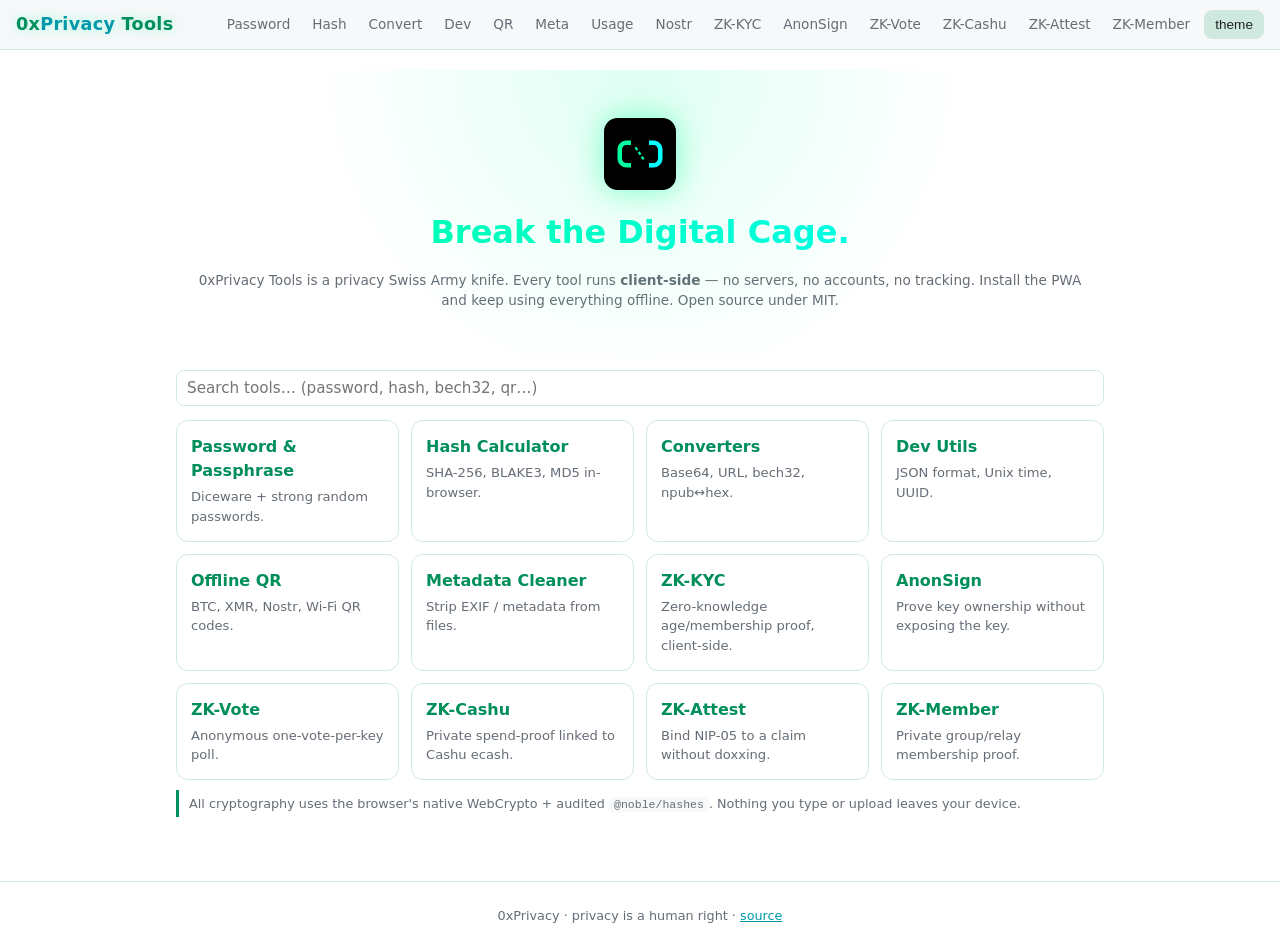
<file: index.html>
<!doctype html>
<html lang="en" data-theme="dark">
<head>
<meta charset="utf-8"/>
<meta name="viewport" content="width=device-width,initial-scale=1"/>
<meta name="theme-color" content="#0d1117"/>
<title>0xPrivacy Tools — privacy Swiss Army knife</title>
<link rel="manifest" href="./manifest.webmanifest"/>
<link rel="icon" href="./assets/img/icon.svg" type="image/svg+xml"/>
<link rel="stylesheet" href="./assets/css/shell.css"/>
<script src="./assets/js/shell.js" defer></script>
<style>
.hero{position:relative;text-align:center;padding:48px 20px 32px;overflow:hidden}
.hero-glow{position:absolute;inset:0;background:radial-gradient(circle at 50% 0%,rgba(0,255,159,.12),transparent 60%);pointer-events:none}
.hero-mark{width:72px;height:72px;filter:drop-shadow(0 0 16px rgba(0,255,159,.5));margin-bottom:8px}
.hero h1{font-size:2rem;margin:.1em 0 .3em;background:linear-gradient(90deg,#00ff9f,#00ffff);-webkit-background-clip:text;background-clip:text;-webkit-text-fill-color:transparent}
</style>
</head>
<body>
<header>
  <a class="brand" href="./index.html">0x<span>Privacy</span> Tools</a>
  <span class="offline-pill">offline</span>
  <nav>
    <a href="./tools/password/index.html">Password</a>
    <a href="./tools/hash/index.html">Hash</a>
    <a href="./tools/converters/index.html">Convert</a>
    <a href="./tools/devutils/index.html">Dev</a>
    <a href="./tools/qrcode/index.html">QR</a>
    <a href="./tools/metadata/index.html">Meta</a>
    <a href="./tools/analytics/index.html">Usage</a>
    <a href="./tools/nostr/index.html">Nostr</a>
    <a href="./tools/zk-kyc/index.html">ZK-KYC</a>
    <a href="./tools/anonsign/index.html">AnonSign</a>
    <a href="./tools/zk-vote/index.html">ZK-Vote</a>
    <a href="./tools/zk-cashu/index.html">ZK-Cashu</a>
    <a href="./tools/zk-attest/index.html">ZK-Attest</a>
    <a href="./tools/zk-membership-proof/index.html">ZK-Member</a>
    <button class="btn" data-theme-toggle>theme</button>
  </nav>
</header>
<main>
  <section class="hero">
    <div class="hero-glow"></div>
    <svg class="hero-mark" viewBox="0 0 64 64" aria-hidden="true">
      <rect width="64" height="64" rx="12" fill="#000"/>
      <path d="M12 28c0-4.4 3.6-8 8-8h4v4h-4c-2.2 0-4 1.8-4 4v8c0 2.2 1.8 4 4 4h4v4h-4c-4.4 0-8-3.6-8-8v-8z" fill="#00ff9f"/>
      <path d="M52 36c0 4.4-3.6 8-8 8h-4v-4h4c2.2 0 4-1.8 4-4v-8c0-2.2-1.8-4-4-4h-4v-4h4c4.4 0 8 3.6 8 8v8z" fill="#00ffff"/>
      <line x1="28" y1="26" x2="36" y2="38" stroke="#00ff9f" stroke-width="2" stroke-dasharray="3 2"/>
    </svg>
    <h1>Break the Digital Cage.</h1>
    <p class="muted">0xPrivacy Tools is a privacy Swiss Army knife. Every tool runs <b>client-side</b> — no servers, no accounts, no tracking. Install the PWA and keep using everything offline. Open source under MIT.</p>
  </section>
  <input id="q" placeholder="Search tools… (password, hash, bech32, qr…)" style="margin:14px 0"/>
  <div class="grid" id="grid"></div>
  <div class="note">All cryptography uses the browser's native WebCrypto + audited <code>@noble/hashes</code>.
  Nothing you type or upload leaves your device.</div>
</main>
<footer>
  0xPrivacy · privacy is a human right · <a class="link" href="https://github.com/NostrDanish/0xPrivacy-tools">source</a>
</footer>
<script>
const TOOLS = [
  {t:'Password & Passphrase', d:'Diceware + strong random passwords.', u:'./tools/password/index.html', k:'password diceware passphrase entropy'},
  {t:'Hash Calculator', d:'SHA-256, BLAKE3, MD5 in-browser.', u:'./tools/hash/index.html', k:'hash sha256 blake3 md5 checksum'},
  {t:'Converters', d:'Base64, URL, bech32, npub↔hex.', u:'./tools/converters/index.html', k:'base64 url bech32 npub hex nostr convert'},
  {t:'Dev Utils', d:'JSON format, Unix time, UUID.', u:'./tools/devutils/index.html', k:'json format unix timestamp uuid developer'},
  {t:'Offline QR', d:'BTC, XMR, Nostr, Wi-Fi QR codes.', u:'./tools/qrcode/index.html', k:'qr qrcode bitcoin monero nostr wifi offline'},
  {t:'Metadata Cleaner', d:'Strip EXIF / metadata from files.', u:'./tools/metadata/index.html', k:'metadata exif strip image pdf privacy'},
  {t:'ZK-KYC', d:'Zero-knowledge age/membership proof, client-side.', u:'./tools/zk-kyc/index.html', k:'zk zero knowledge kyc age proof privacy snark'},
  {t:'AnonSign', d:'Prove key ownership without exposing the key.', u:'./tools/anonsign/index.html', k:'zk anonymous signature schnorr nostr key proof'},
  {t:'ZK-Vote', d:'Anonymous one-vote-per-key poll.', u:'./tools/zk-vote/index.html', k:'zk vote anonymous poll nostr nullifier democracy'},
  {t:'ZK-Cashu', d:'Private spend-proof linked to Cashu ecash.', u:'./tools/zk-cashu/index.html', k:'zk cashu ecash spend proof privacy mint nullifier'},
  {t:'ZK-Attest', d:'Bind NIP-05 to a claim without doxxing.', u:'./tools/zk-attest/index.html', k:'zk attest nip05 claim identity privacy proof'},
  {t:'ZK-Member', d:'Private group/relay membership proof.', u:'./tools/zk-membership-proof/index.html', k:'zk membership merkle group relay access privacy proof'}
];
const grid = document.getElementById('grid'), q = document.getElementById('q');
function render(list){
  grid.innerHTML = list.map(x=>`<a class="toolcard" href="${x.u}"><div class="t">${x.t}</div><div class="d">${x.d}</div></a>`).join('') || '<p class="muted">No tools match.</p>';
}
render(TOOLS);
q.addEventListener('input', ()=>{
  const s = q.value.toLowerCase();
  render(TOOLS.filter(x=>!s || (x.t+x.d+x.k).toLowerCase().includes(s)));
});
</script>
</body>
</html>
</file>
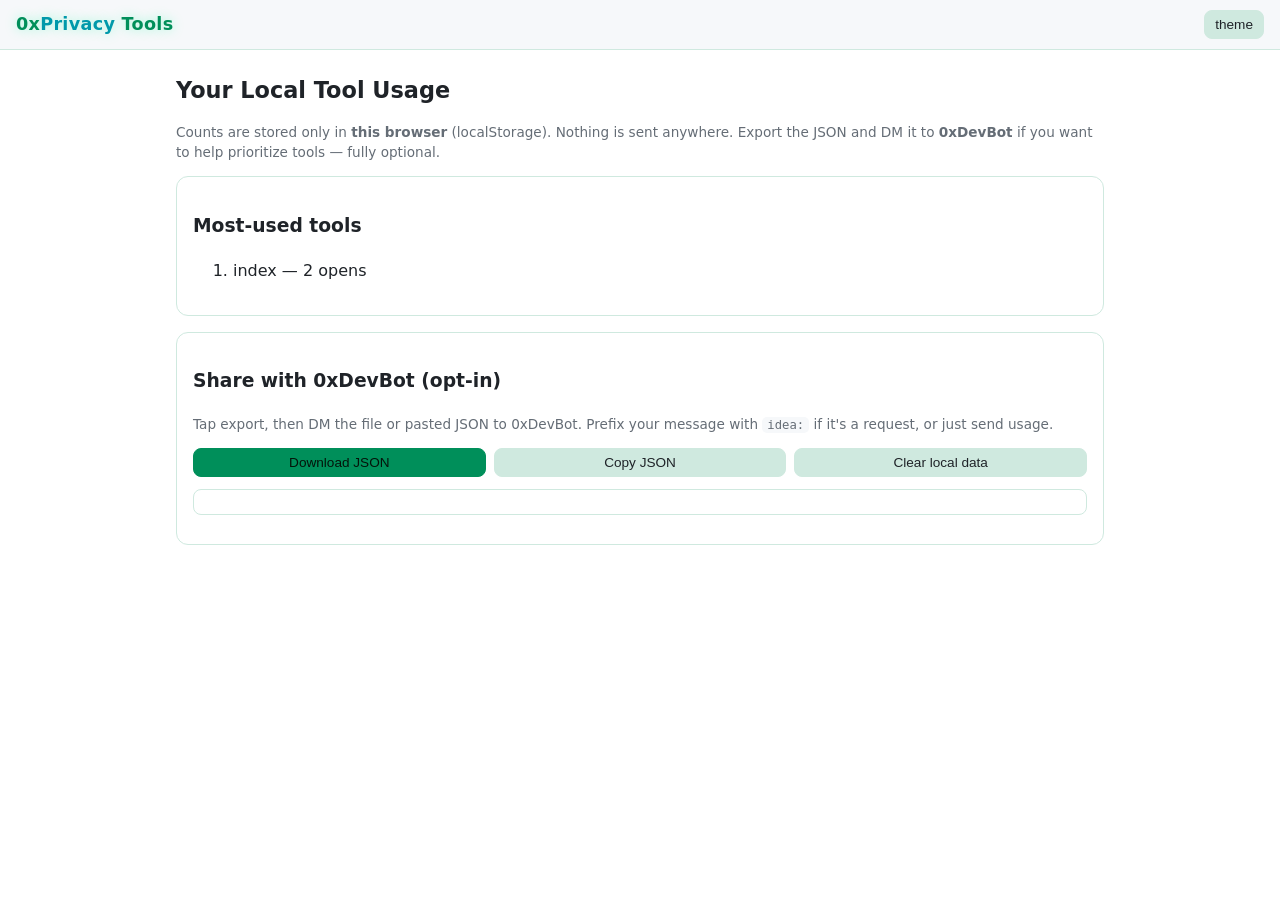
<file: tools/analytics/index.html>
<!doctype html>
<html lang="en">
<head>
<meta charset="utf-8"/><meta name="viewport" content="width=device-width,initial-scale=1"/>
<title>Local Usage — 0xPrivacy</title>
<link rel="stylesheet" href="../../assets/css/shell.css"/>
<script src="../../assets/js/shell.js" defer></script>
</head>
<body>
<header>
  <a class="brand" href="../../index.html">0x<span>Privacy</span> Tools</a>
  <span class="offline-pill">offline</span>
  <nav><button class="btn" data-theme-toggle>theme</button></nav>
</header>
<main>
  <h1>Your Local Tool Usage</h1>
  <p class="muted">Counts are stored only in <b>this browser</b> (localStorage). Nothing is sent anywhere.
  Export the JSON and DM it to <b>0xDevBot</b> if you want to help prioritize tools — fully optional.</p>

  <div class="card">
    <h3>Most-used tools</h3>
    <ol id="rank"></ol>
    <p class="muted" id="empty" style="display:none">No usage recorded yet. Open a few tools first.</p>
  </div>

  <div class="card">
    <h3>Share with 0xDevBot (opt-in)</h3>
    <p class="muted">Tap export, then DM the file or pasted JSON to 0xDevBot. Prefix your message with <code>idea:</code> if it's a request, or just send usage.</p>
    <div class="row" style="display:flex;gap:8px;flex-wrap:wrap">
      <button class="btn primary" id="export">Download JSON</button>
      <button class="btn" id="copy">Copy JSON</button>
      <button class="btn" id="clear">Clear local data</button>
    </div>
    <pre id="out" style="white-space:pre-wrap;word-break:break-all;background:var(--card);border:1px solid var(--border);border-radius:8px;padding:12px;margin-top:12px;font-size:.78rem"></pre>
  </div>
</main>
<script>
(function(){
  function render(){
    const d = (window['0xP'] && window['0xP'].usage()) || {};
    const entries = Object.entries(d).filter(([k])=>k!=='_last')
                         .sort((a,b)=>b[1]-a[1]);
    const rank = document.getElementById('rank');
    const empty = document.getElementById('empty');
    rank.innerHTML = '';
    if(!entries.length){ empty.style.display='block'; return; }
    empty.style.display='none';
    for(const [k,v] of entries){
      const li = document.createElement('li');
      li.textContent = k + ' — ' + v + ' open' + (v===1?'':'s');
      rank.appendChild(li);
    }
  }
  function payload(){
    const d = (window['0xP'] && window['0xP'].usage()) || {};
    return {
      app:'0xPrivacy-tools',
      exported_at: Math.floor(Date.now()/1000),
      note:'Opt-in local usage. DM to 0xDevBot to help prioritize tools. No PII.',
      usage: Object.fromEntries(Object.entries(d).filter(([k])=>k!=='_last'))
    };
  }
  document.getElementById('export').onclick = ()=> window['0xP'].exportUsage();
  document.getElementById('copy').onclick = async ()=>{
    const txt = JSON.stringify(payload(), null, 2);
    try{ await navigator.clipboard.writeText(txt); }catch(e){}
    document.getElementById('out').textContent = txt;
  };
  document.getElementById('clear').onclick = ()=>{
    try{ localStorage.removeItem('0xp-usage'); }catch(e){}
    render(); document.getElementById('out').textContent='';
  };
  if(document.readyState!=='loading') render();
  else document.addEventListener('DOMContentLoaded', render);
})();
</script>
</body>
</html>
</file>
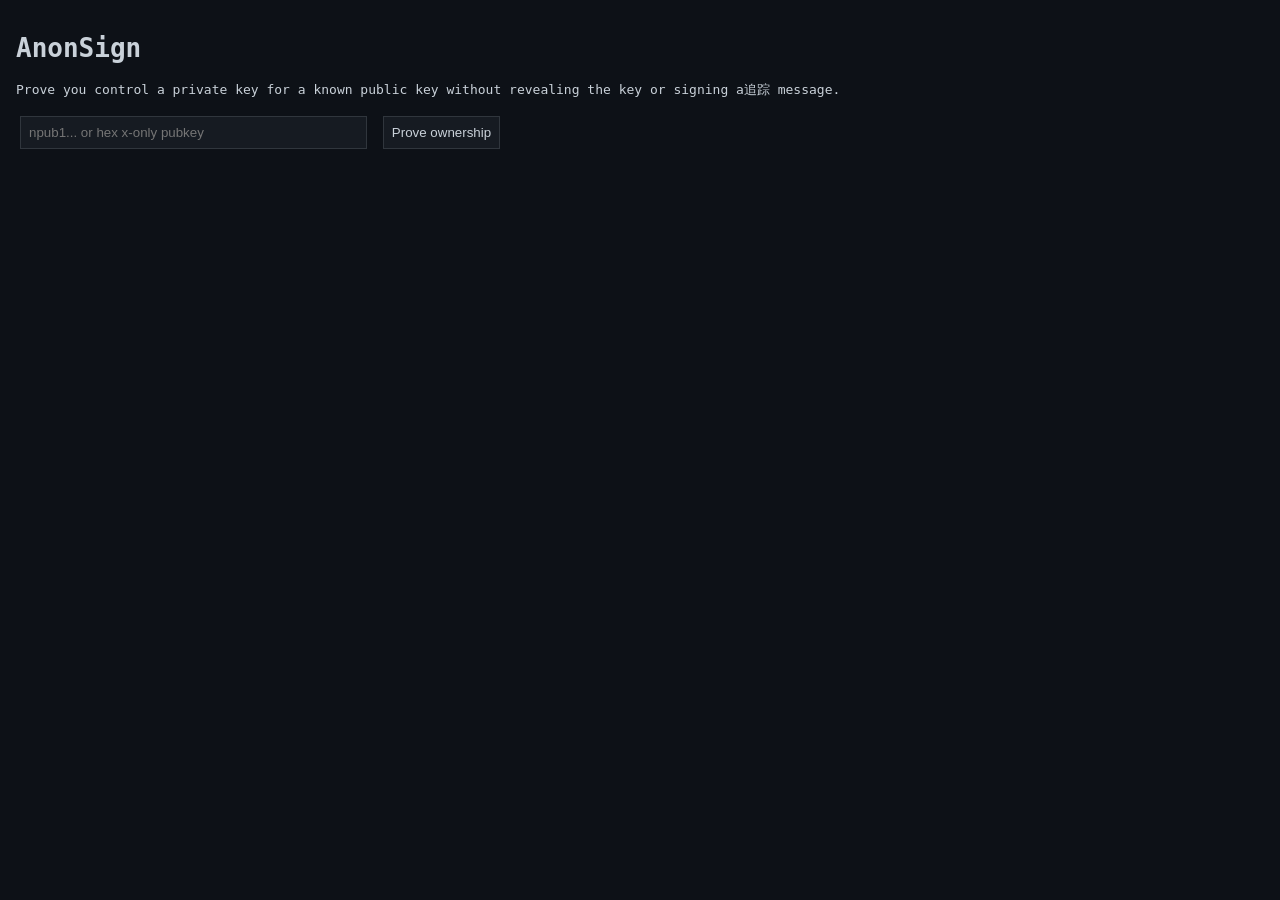
<file: tools/anonsign/index.html>
<!DOCTYPE html>
<html lang="en">
<head>
<meta charset="utf-8">
<title>AnonSign: Prove Key Ownership Without Exposure</title>
<meta name="viewport" content="width=device-width,initial-scale=1">
<style>body{font-family:monospace;background:#0d1117;color:#c9d1d9;margin:0;padding:1rem}input,button{background:#161b22;color:#c9d1d9;border:1px solid #30363d;padding:.5rem;margin:.25rem}pre{white-space:pre-wrap}</style>
</head>
<body>
<h1>AnonSign</h1>
<p>Prove you control a private key for a known public key without revealing the key or signing a追踪 message.</p>
<input id="pubkey" type="text" placeholder="npub1... or hex x-only pubkey" size="40">
<button onclick="proveOwnership()">Prove ownership</button>
<pre id="out"></pre>

<script type="module">
// Demo: in production this calls a Schnorr ZK proof (e.g. a PoK of discrete log)
// using @noble/curves or a WASM schnorr gadget. No server involved.
window.proveOwnership = async () => {
  const pk = document.getElementById('pubkey').value.trim();
  const out = document.getElementById('out');
  if(!pk){ out.textContent = 'Enter a public key.'; return; }
  const challenge = crypto.randomUUID();
  const nullifier = btoa(pk).slice(0,16).replace(/=/g,'');
  const proof = {
    statement: 'I know the secret key for ' + pk.slice(0,12) + '...',
    challenge,
    nullifier,
    ts: Date.now()
  };
  out.textContent = 'Zero-knowledge ownership proof (simulation):\n' +
    btoa(JSON.stringify(proof)).slice(0,80) + '...';
};
</script>
</body>
</html>
</file>
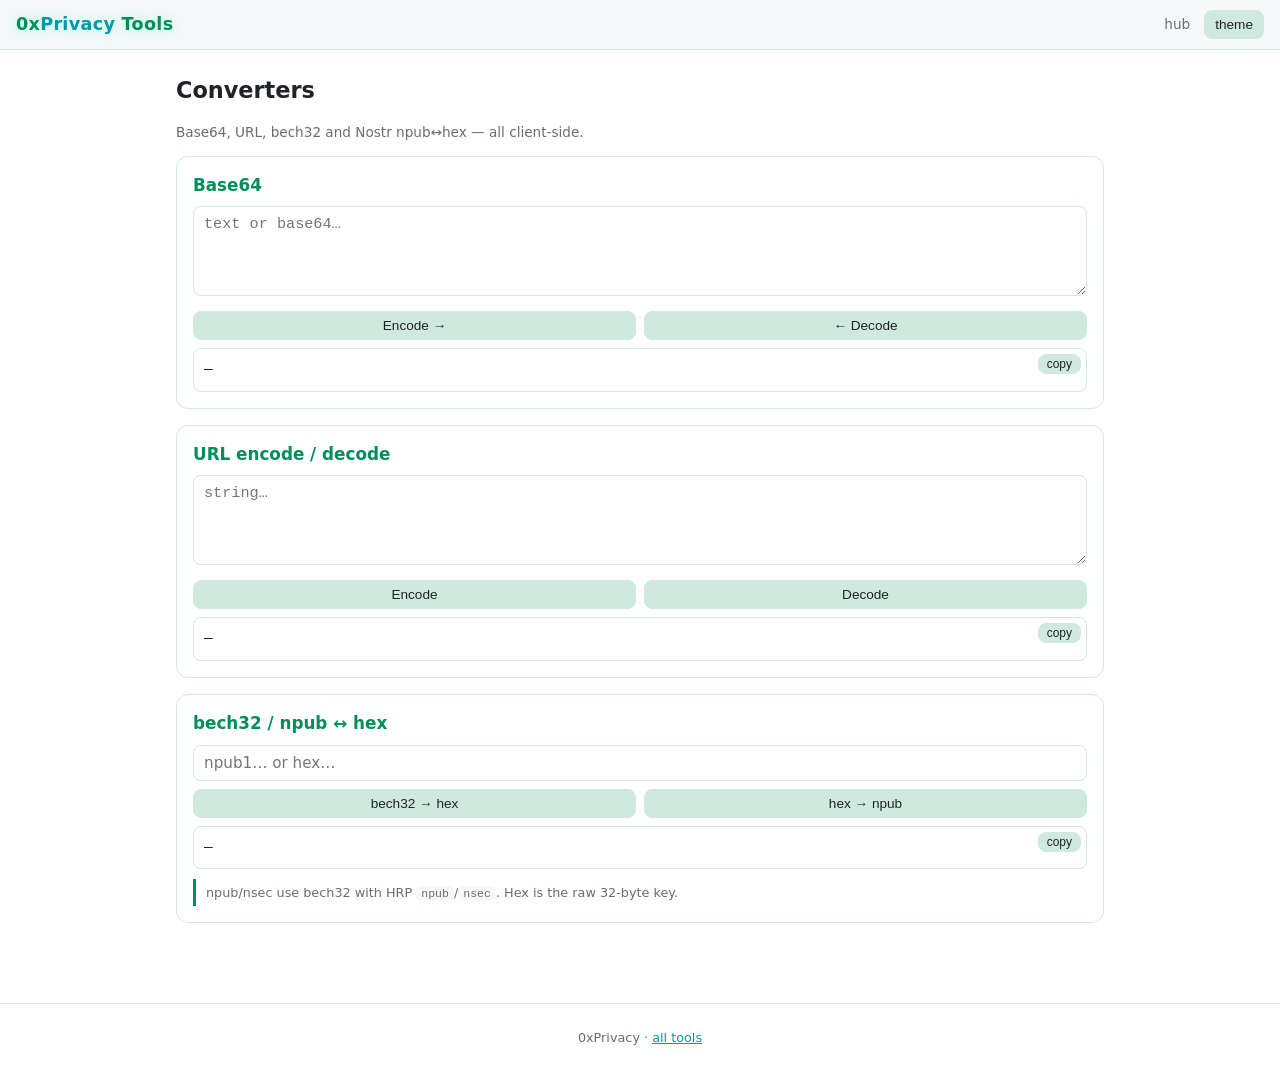
<file: tools/converters/index.html>
<!doctype html>
<html lang="en">
<head>
<meta charset="utf-8"/><meta name="viewport" content="width=device-width,initial-scale=1"/>
<title>Converters — 0xPrivacy</title>
<link rel="stylesheet" href="../../assets/css/shell.css"/>
<script src="../../assets/js/shell.js" defer></script>
</head>
<body>
<header>
  <a class="brand" href="../../index.html">0x<span>Privacy</span> Tools</a>
  <span class="offline-pill">offline</span>
  <nav><a href="../../index.html">hub</a><button class="btn" data-theme-toggle>theme</button></nav>
</header>
<main>
  <h1>Converters</h1>
  <p class="muted">Base64, URL, bech32 and Nostr npub↔hex — all client-side.</p>

  <div class="card">
    <h2>Base64</h2>
    <textarea id="b64in" placeholder="text or base64…"></textarea>
    <div class="row" style="margin-top:8px">
      <button class="btn" onclick="b64('enc')">Encode →</button>
      <button class="btn" onclick="b64('dec')">← Decode</button>
    </div>
    <div class="copy" style="margin-top:8px"><div class="output" id="b64out">—</div><button class="btn copybtn" onclick="cp('b64out')">copy</button></div>
  </div>

  <div class="card">
    <h2>URL encode / decode</h2>
    <textarea id="urlin" placeholder="string…"></textarea>
    <div class="row" style="margin-top:8px">
      <button class="btn" onclick="url('enc')">Encode</button>
      <button class="btn" onclick="url('dec')">Decode</button>
    </div>
    <div class="copy" style="margin-top:8px"><div class="output" id="urlout">—</div><button class="btn copybtn" onclick="cp('urlout')">copy</button></div>
  </div>

  <div class="card">
    <h2>bech32 / npub ↔ hex</h2>
    <input id="bech" placeholder="npub1… or hex…"/>
    <div class="row" style="margin-top:8px">
      <button class="btn" onclick="bechToHex()">bech32 → hex</button>
      <button class="btn" onclick="hexToNpub()">hex → npub</button>
    </div>
    <div class="copy" style="margin-top:8px"><div class="output" id="bechout">—</div><button class="btn copybtn" onclick="cp('bechout')">copy</button></div>
    <div class="note">npub/nsec use bech32 with HRP <code>npub</code>/<code>nsec</code>. Hex is the raw 32-byte key.</div>
  </div>
</main>
<footer>0xPrivacy · <a class="link" href="../../index.html">all tools</a></footer>
<script type="module">
import { encode, decode, wordsToHex, hexToWords } from '../../assets/js/lib/bech32.js';
const $ = id => document.getElementById(id);
window.cp = id => navigator.clipboard?.writeText($(id).textContent);

function b64(dir){
  const v = $('b64in').value;
  try{
    $('b64out').textContent = dir==='enc'
      ? btoa(unescape(encodeURIComponent(v)))
      : decodeURIComponent(escape(atob(v)));
  }catch(e){ $('b64out').textContent = 'error: '+e.message; }
}
function url(dir){
  const v = $('urlin').value;
  try{ $('urlout').textContent = dir==='enc' ? encodeURIComponent(v) : decodeURIComponent(v); }
  catch(e){ $('urlout').textContent = 'error: '+e.message; }
}
function bechToHex(){
  try{ const d = decode($('bech').value); $('bechout').textContent = wordsToHex(d.words); }
  catch(e){ $('bechout').textContent = 'invalid bech32: '+e.message; }
}
function hexToNpub(){
  let h = $('bech').value.trim().replace(/^0x/,'');
  try{ $('bechout').textContent = encode('npub', hexToWords(h)); }
  catch(e){ $('bechout').textContent = 'invalid hex: '+e.message; }
}
window.b64=b64; window.url=url; window.bechToHex=bechToHex; window.hexToNpub=hexToNpub;
</script>
</body>
</html>
</file>
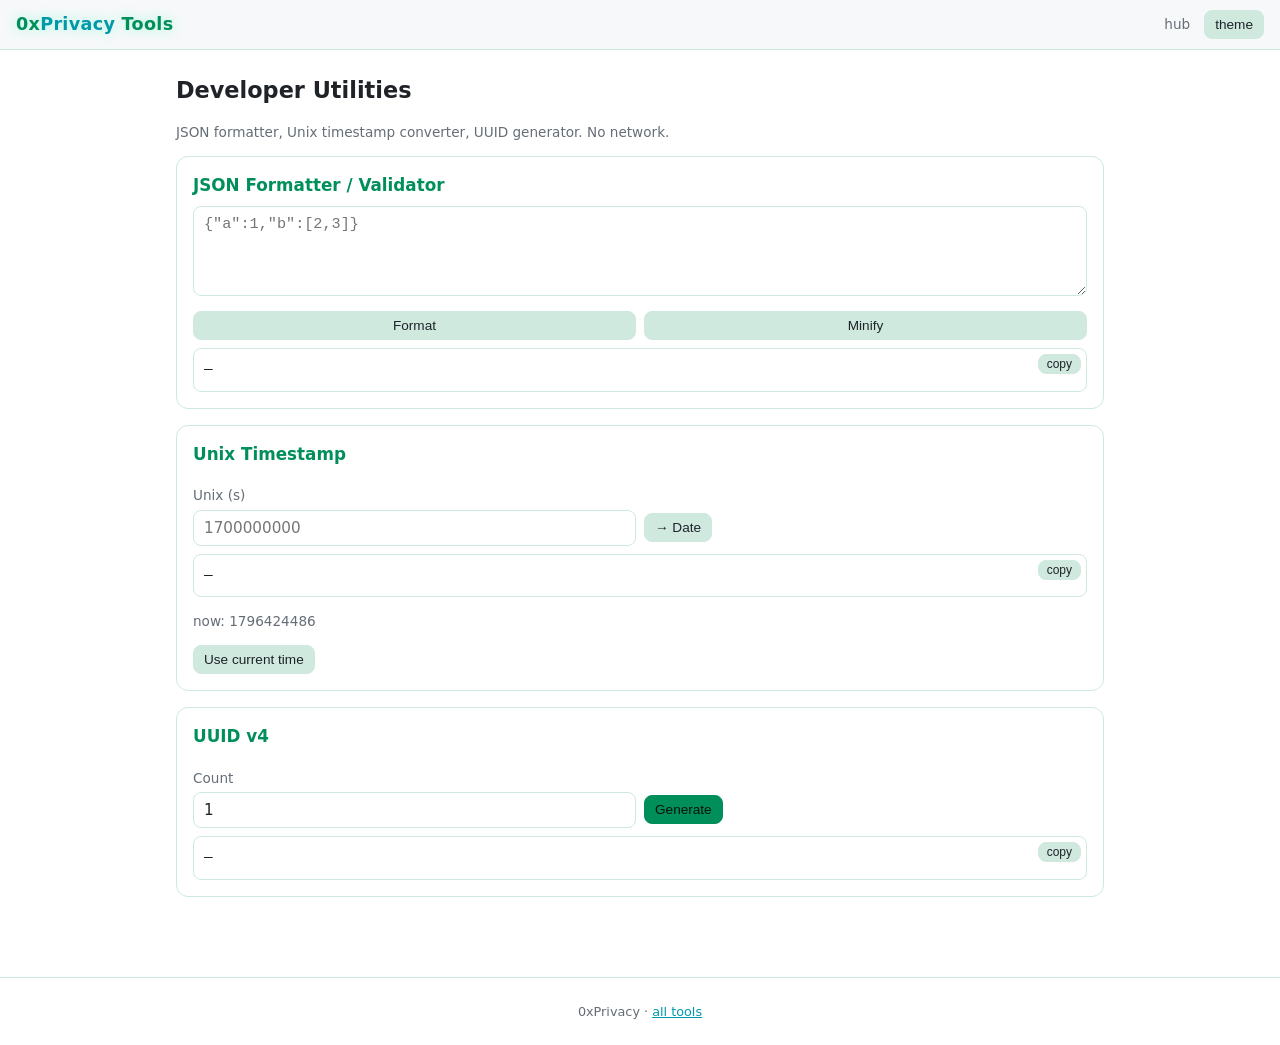
<file: tools/devutils/index.html>
<!doctype html>
<html lang="en">
<head>
<meta charset="utf-8"/><meta name="viewport" content="width=device-width,initial-scale=1"/>
<title>Dev Utils — 0xPrivacy</title>
<link rel="stylesheet" href="../../assets/css/shell.css"/>
<script src="../../assets/js/shell.js" defer></script>
</head>
<body>
<header>
  <a class="brand" href="../../index.html">0x<span>Privacy</span> Tools</a>
  <span class="offline-pill">offline</span>
  <nav><a href="../../index.html">hub</a><button class="btn" data-theme-toggle>theme</button></nav>
</header>
<main>
  <h1>Developer Utilities</h1>
  <p class="muted">JSON formatter, Unix timestamp converter, UUID generator. No network.</p>

  <div class="card">
    <h2>JSON Formatter / Validator</h2>
    <textarea id="json" placeholder='{"a":1,"b":[2,3]}'></textarea>
    <div class="row" style="margin-top:8px">
      <button class="btn" onclick="fmt()">Format</button>
      <button class="btn" onclick="min()">Minify</button>
    </div>
    <div class="copy" style="margin-top:8px"><div class="output" id="jsonout">—</div><button class="btn copybtn" onclick="cp('jsonout')">copy</button></div>
  </div>

  <div class="card">
    <h2>Unix Timestamp</h2>
    <div class="row">
      <div><label>Unix (s)</label><input id="ts" type="number" placeholder="1700000000"/></div>
      <div><label>&nbsp;</label><button class="btn" onclick="tsToDate()">→ Date</button></div>
    </div>
    <div class="copy" style="margin-top:8px"><div class="output" id="tsout">—</div><button class="btn copybtn" onclick="cp('tsout')">copy</button></div>
    <p class="muted" id="now"></p>
    <button class="btn" onclick="nowTs()">Use current time</button>
  </div>

  <div class="card">
    <h2>UUID v4</h2>
    <div class="row">
      <div><label>Count</label><input id="uc" type="number" min="1" max="50" value="1"/></div>
      <div><label>&nbsp;</label><button class="btn primary" onclick="genU()">Generate</button></div>
    </div>
    <div class="copy" style="margin-top:8px"><div class="output" id="uout">—</div><button class="btn copybtn" onclick="cp('uout')">copy</button></div>
  </div>
</main>
<footer>0xPrivacy · <a class="link" href="../../index.html">all tools</a></footer>
<script>
const $ = id => document.getElementById(id);
window.cp = id => navigator.clipboard?.writeText($(id).textContent);
function fmt(){ try{ $('jsonout').textContent = JSON.stringify(JSON.parse($('json').value), null, 2); }catch(e){ $('jsonout').textContent='invalid JSON: '+e.message; } }
function min(){ try{ $('jsonout').textContent = JSON.stringify(JSON.parse($('json').value)); }catch(e){ $('jsonout').textContent='invalid JSON: '+e.message; } }
function tsToDate(){ const t=+$('ts').value; if(!t){$('tsout').textContent='enter a value';return;} $('tsout').textContent = new Date(t*1000).toUTCString()+'  /  '+new Date(t*1000).toLocaleString(); }
function nowTs(){ const s=Math.floor(Date.now()/1000); $('ts').value=s; tsToDate(); }
function genU(){ const n=Math.max(1,Math.min(50,+$('uc').value||1)); let o=[]; for(let i=0;i<n;i++) o.push(crypto.randomUUID()); $('uout').textContent=o.join('\n'); }
window.fmt=fmt; window.min=min; window.tsToDate=tsToDate; window.nowTs=nowTs; window.genU=genU;
$('now').textContent = 'now: '+Math.floor(Date.now()/1000);
</script>
</body>
</html>
</file>
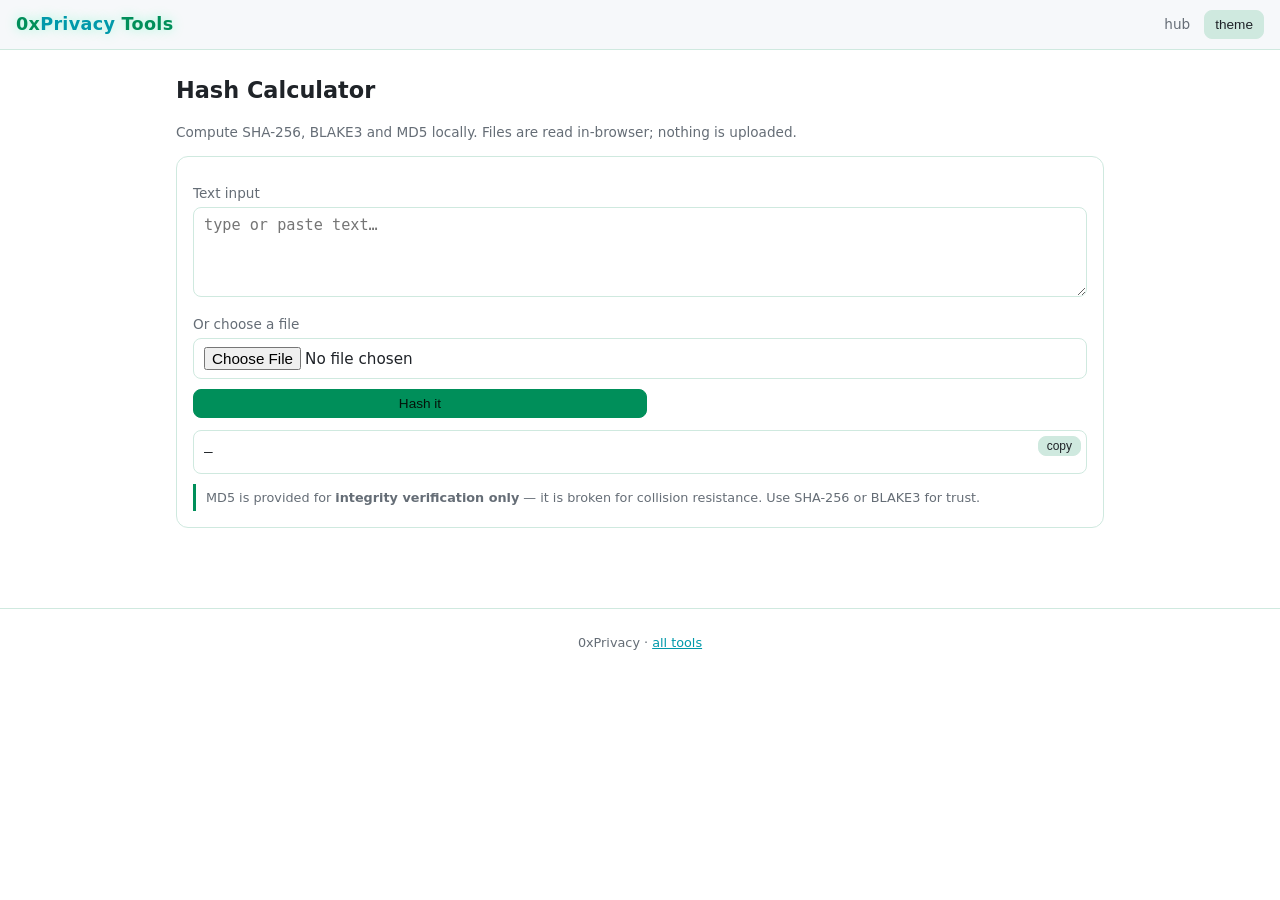
<file: tools/hash/index.html>
<!doctype html>
<html lang="en">
<head>
<meta charset="utf-8"/><meta name="viewport" content="width=device-width,initial-scale=1"/>
<title>Hash Calculator — 0xPrivacy</title>
<link rel="stylesheet" href="../../assets/css/shell.css"/>
<script src="../../assets/js/shell.js" defer></script>
<script type="importmap">
{ "imports": {
  "@noble/hashes/sha256": "../../assets/js/lib/noble/sha256.js",
  "@noble/hashes/blake3": "../../assets/js/lib/noble/blake3.js",
  "@noble/hashes/utils": "../../assets/js/lib/noble/utils.js",
  "@noble/hashes/crypto": "../../assets/js/lib/noble/crypto.js",
  "@noble/hashes/_assert": "../../assets/js/lib/noble/_assert.js",
  "@noble/hashes/_md": "../../assets/js/lib/noble/_md.js",
  "@noble/hashes/_blake": "../../assets/js/lib/noble/_blake.js",
  "@noble/hashes/_u64": "../../assets/js/lib/noble/_u64.js",
  "@noble/hashes/blake2s": "../../assets/js/lib/noble/blake2s.js"
}}
</script>
</head>
<body>
<header>
  <a class="brand" href="../../index.html">0x<span>Privacy</span> Tools</a>
  <span class="offline-pill">offline</span>
  <nav><a href="../../index.html">hub</a><button class="btn" data-theme-toggle>theme</button></nav>
</header>
<main>
  <h1>Hash Calculator</h1>
  <p class="muted">Compute SHA-256, BLAKE3 and MD5 locally. Files are read in-browser; nothing is uploaded.</p>
  <div class="card">
    <label>Text input</label>
    <textarea id="txt" placeholder="type or paste text…"></textarea>
    <label>Or choose a file</label>
    <input id="file" type="file"/>
    <div class="row" style="margin-top:10px">
      <button class="btn primary" id="go">Hash it</button>
      <span class="muted" id="busy"></span>
    </div>
    <div style="margin-top:12px" class="copy">
      <div class="output" id="out">—</div>
      <button class="btn copybtn" onclick="copyOut()">copy</button>
    </div>
    <div class="note">MD5 is provided for <b>integrity verification only</b> — it is broken for collision resistance. Use SHA-256 or BLAKE3 for trust.</div>
  </div>
</main>
<footer>0xPrivacy · <a class="link" href="../../index.html">all tools</a></footer>
<script type="module">
import { sha256 } from '@noble/hashes/sha256';
import { blake3 } from '@noble/hashes/blake3';

const enc = new TextEncoder();
const $ = id => document.getElementById(id);
window.copyOut = () => navigator.clipboard?.writeText($('out').textContent);

function hex(b){ return Array.from(b).map(x=>x.toString(16).padStart(2,'0')).join(''); }

// --- MD5 (RFC 1321), vendored, offline, checksum-only ---
function md5hex(u8in){
  function safeAdd(x,y){ const l=(x&0xffff)+(y&0xffff), m=(x>>16)+(y>>16)+(l>>16); return (m<<16)|(l&0xffff); }
  function rol(n,c){ return (n<<c)|(n>>>(32-c)); }
  function cmn(q,a,b,x,s,t){ a=safeAdd(rol(safeAdd(safeAdd(a,q),safeAdd(x,t)),s),b); return a; }
  function ff(a,b,c,d,x,s,t){ return cmn((b&c)|((~b)&d),a,b,x,s,t); }
  function gg(a,b,c,d,x,s,t){ return cmn((b&d)|(c&(~d)),a,b,x,s,t); }
  function hh(a,b,c,d,x,s,t){ return cmn(b^c^d,a,b,x,s,t); }
  function ii(a,b,c,d,x,s,t){ return cmn(c^(b|(~d)),a,b,x,s,t); }
  // build 16-word blocks from the byte string
  function md5blk(bstr){
    const b=[];
    for(let i=0,j=0;i<64;i+=4,j++) b[j]=bstr.charCodeAt(i)|(bstr.charCodeAt(i+1)<<8)|(bstr.charCodeAt(i+2)<<16)|(bstr.charCodeAt(i+3)<<24);
    return b;
  }
  // convert Uint8Array -> latin1 string
  let str=''; for(let i=0;i<u8in.length;i++) str+=String.fromCharCode(u8in[i]);
  const nblk=((str.length+8)>>6)+1;
  const blks=new Array(nblk*16).fill(0);
  for(let i=0;i<str.length;i++) blks[i>>2]|=(str.charCodeAt(i))<<((i%4)*8);
  blks[str.length>>2]|=0x80<<((str.length%4)*8);
  blks[nblk*16-2]=str.length*8;
  let a=1732584193,b=-271733879,c=-1732584194,d=271733878;
  for(let i=0;i<blks.length;i+=16){
    const x=md5blk(arrayToStr(blks,i));
    const oa=a,ob=b,oc=c,od=d;
    a=ff(a,b,c,d,x[0],7,-680876936); d=ff(d,a,b,c,x[1],12,-389564586); c=ff(c,d,a,b,x[2],17,606105819); b=ff(b,c,d,a,x[3],22,-1044525330);
    a=ff(a,b,c,d,x[4],7,-176418897); d=ff(d,a,b,c,x[5],12,1200080426); c=ff(c,d,a,b,x[6],17,-1473231341); b=ff(b,c,d,a,x[7],22,-45705983);
    a=ff(a,b,c,d,x[8],7,1770035416); d=ff(d,a,b,c,x[9],12,-1958414417); c=ff(c,d,a,b,x[10],17,-42063); b=ff(b,c,d,a,x[11],22,-1990404162);
    a=ff(a,b,c,d,x[12],7,1804603682); d=ff(d,a,b,c,x[13],12,-40341101); c=ff(c,d,a,b,x[14],17,-1502002290); b=ff(b,c,d,a,x[15],22,1236535329);
    a=gg(a,b,c,d,x[1],5,-165796510); d=gg(d,a,b,c,x[6],9,-1069501632); c=gg(c,d,a,b,x[11],14,643717713); b=gg(b,c,d,a,x[0],20,-373897302);
    a=gg(a,b,c,d,x[5],5,-701558691); d=gg(d,a,b,c,x[10],9,38016083); c=gg(c,d,a,b,x[15],14,-660478335); b=gg(b,c,d,a,x[4],20,-405537848);
    a=gg(a,b,c,d,x[9],5,568446438); d=gg(d,a,b,c,x[14],9,-1019803690); c=gg(c,d,a,b,x[3],14,-187363961); b=gg(b,c,d,a,x[8],20,1163531501);
    a=gg(a,b,c,d,x[13],5,-1444681467); d=gg(d,a,b,c,x[2],9,-51403784); c=gg(c,d,a,b,x[7],14,1735328473); b=gg(b,c,d,a,x[12],20,-1926607734);
    a=hh(a,b,c,d,x[5],4,-378558); d=hh(d,a,b,c,x[8],11,-2022574463); c=hh(c,d,a,b,x[11],16,1839030562); b=hh(b,c,d,a,x[14],23,-35309556);
    a=hh(a,b,c,d,x[1],4,-1530992060); d=hh(d,a,b,c,x[4],11,1272893353); c=hh(c,d,a,b,x[7],16,-155497632); b=hh(b,c,d,a,x[10],23,-1094730640);
    a=hh(a,b,c,d,x[13],4,681279174); d=hh(d,a,b,c,x[0],11,-358537222); c=hh(c,d,a,b,x[3],16,-722521979); b=hh(b,c,d,a,x[6],23,76029189);
    a=hh(a,b,c,d,x[9],4,-640364487); d=hh(d,a,b,c,x[12],11,-421815835); c=hh(c,d,a,b,x[15],16,530742520); b=hh(b,c,d,a,x[2],23,-995338651);
    a=ii(a,b,c,d,x[0],6,-198630844); d=ii(d,a,b,c,x[7],10,1126891415); c=ii(c,d,a,b,x[14],15,-1416354905); b=ii(b,c,d,a,x[5],21,-57434055);
    a=ii(a,b,c,d,x[12],6,1700485571); d=ii(d,a,b,c,x[3],10,-1894986606); c=ii(c,d,a,b,x[10],15,-1051523); b=ii(b,c,d,a,x[1],21,-2054922799);
    a=ii(a,b,c,d,x[8],6,1873313359); d=ii(d,a,b,c,x[15],10,-30611744); c=ii(c,d,a,b,x[6],15,-1560198380); b=ii(b,c,d,a,x[13],21,1309151649);
    a=ii(a,b,c,d,x[4],6,-145523070); d=ii(d,a,b,c,x[11],10,-1120210379); c=ii(c,d,a,b,x[2],15,718787259); b=ii(b,c,d,a,x[9],21,-343485551);
    a=safeAdd(a,oa); b=safeAdd(b,ob); c=safeAdd(c,oc); d=safeAdd(d,od);
  }
  function b2h(x){ return [x&0xff,(x>>8)&0xff,(x>>16)&0xff,(x>>24)&0xff].map(v=>v.toString(16).padStart(2,'0')).join(''); }
  return b2h(a)+b2h(b)+b2h(c)+b2h(d);
  function arrayToStr(arr,off){ let o=''; for(let i=0;i<16;i++){ const w=arr[off+i]|0; o+=String.fromCharCode(w&0xff)+String.fromCharCode((w>>8)&0xff)+String.fromCharCode((w>>16)&0xff)+String.fromCharCode((w>>>24)&0xff);} return o; }
}

async function fileBytes(f){ return new Uint8Array(await f.arrayBuffer()); }

$('go').addEventListener('click', async ()=>{
  let data;
  if($('file').files.length){
    $('busy').textContent = 'reading file…';
    data = await fileBytes($('file').files[0]);
  } else {
    data = enc.encode($('txt').value);
  }
  $('busy').textContent = 'hashing…';
  await new Promise(r=>setTimeout(r,10));
  const res = [
    ['SHA-256', hex(sha256(data))],
    ['BLAKE3',  hex(blake3(data))],
    ['MD5',     md5hex(data)]
  ].map(([k,v])=>`${k}: ${v}`).join('\n');
  $('out').textContent = res;
  $('busy').textContent = `input bytes: ${data.length}`;
});
</script>
</body>
</html>
</file>
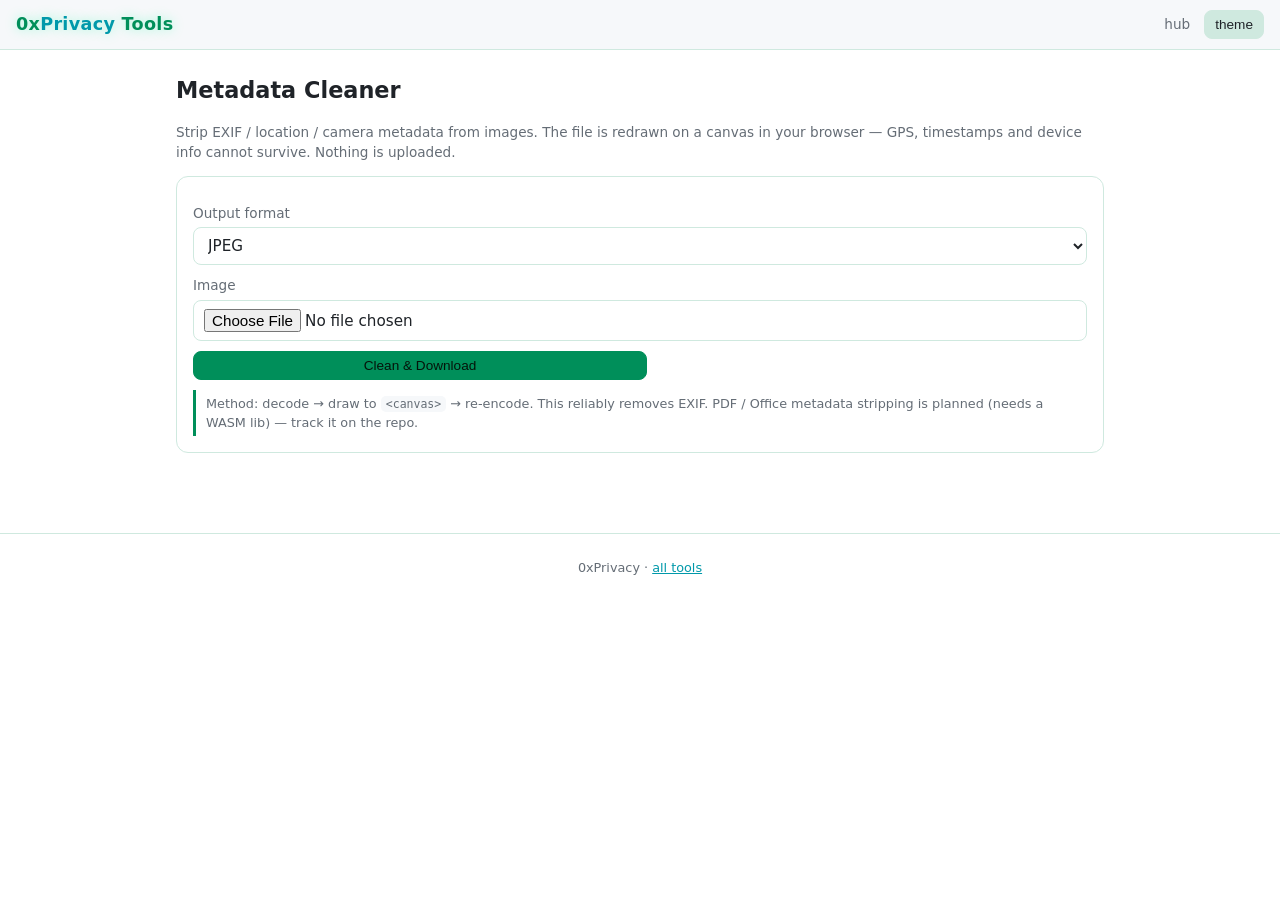
<file: tools/metadata/index.html>
<!doctype html>
<html lang="en">
<head>
<meta charset="utf-8"/><meta name="viewport" content="width=device-width,initial-scale=1"/>
<title>Metadata Cleaner — 0xPrivacy</title>
<link rel="stylesheet" href="../../assets/css/shell.css"/>
<script src="../../assets/js/shell.js" defer></script>
</head>
<body>
<header>
  <a class="brand" href="../../index.html">0x<span>Privacy</span> Tools</a>
  <span class="offline-pill">offline</span>
  <nav><a href="../../index.html">hub</a><button class="btn" data-theme-toggle>theme</button></nav>
</header>
<main>
  <h1>Metadata Cleaner</h1>
  <p class="muted">Strip EXIF / location / camera metadata from images. The file is redrawn on a canvas
  in your browser — GPS, timestamps and device info cannot survive. Nothing is uploaded.</p>
  <div class="card">
    <label>Output format</label>
    <select id="fmt"><option value="image/jpeg">JPEG</option><option value="image/png">PNG</option><option value="image/webp">WebP</option></select>
    <label style="margin-top:10px">Image</label>
    <input id="file" type="file" accept="image/*"/>
    <div class="row" style="margin-top:10px">
      <button class="btn primary" id="go">Clean & Download</button>
      <span class="muted" id="stat"></span>
    </div>
    <div class="note">Method: decode → draw to <code>&lt;canvas&gt;</code> → re-encode. This reliably removes EXIF.
    PDF / Office metadata stripping is planned (needs a WASM lib) — track it on the repo.</div>
  </div>
</main>
<footer>0xPrivacy · <a class="link" href="../../index.html">all tools</a></footer>
<script>
const $ = id => document.getElementById(id);
$('go').addEventListener('click', ()=>{
  const f = $('file').files[0];
  if(!f){ $('stat').textContent='choose an image first'; return; }
  const url = URL.createObjectURL(f);
  const img = new Image();
  img.onload = ()=>{
    const c = document.createElement('canvas');
    c.width = img.naturalWidth; c.height = img.naturalHeight;
    c.getContext('2d').drawImage(img, 0, 0);
    URL.revokeObjectURL(url);
    c.toBlob(blob=>{
      const a = document.createElement('a');
      a.href = URL.createObjectURL(blob);
      a.download = 'clean.' + ($('fmt').value.split('/')[1]);
      a.click();
      $('stat').textContent = `done · ${c.width}×${c.height}px · ${Math.round(blob.size/1024)} KB`;
    }, $('fmt').value, 0.92);
  };
  img.onerror = ()=>{ $('stat').textContent='could not decode image'; };
  img.src = url;
});
</script>
</body>
</html>
</file>
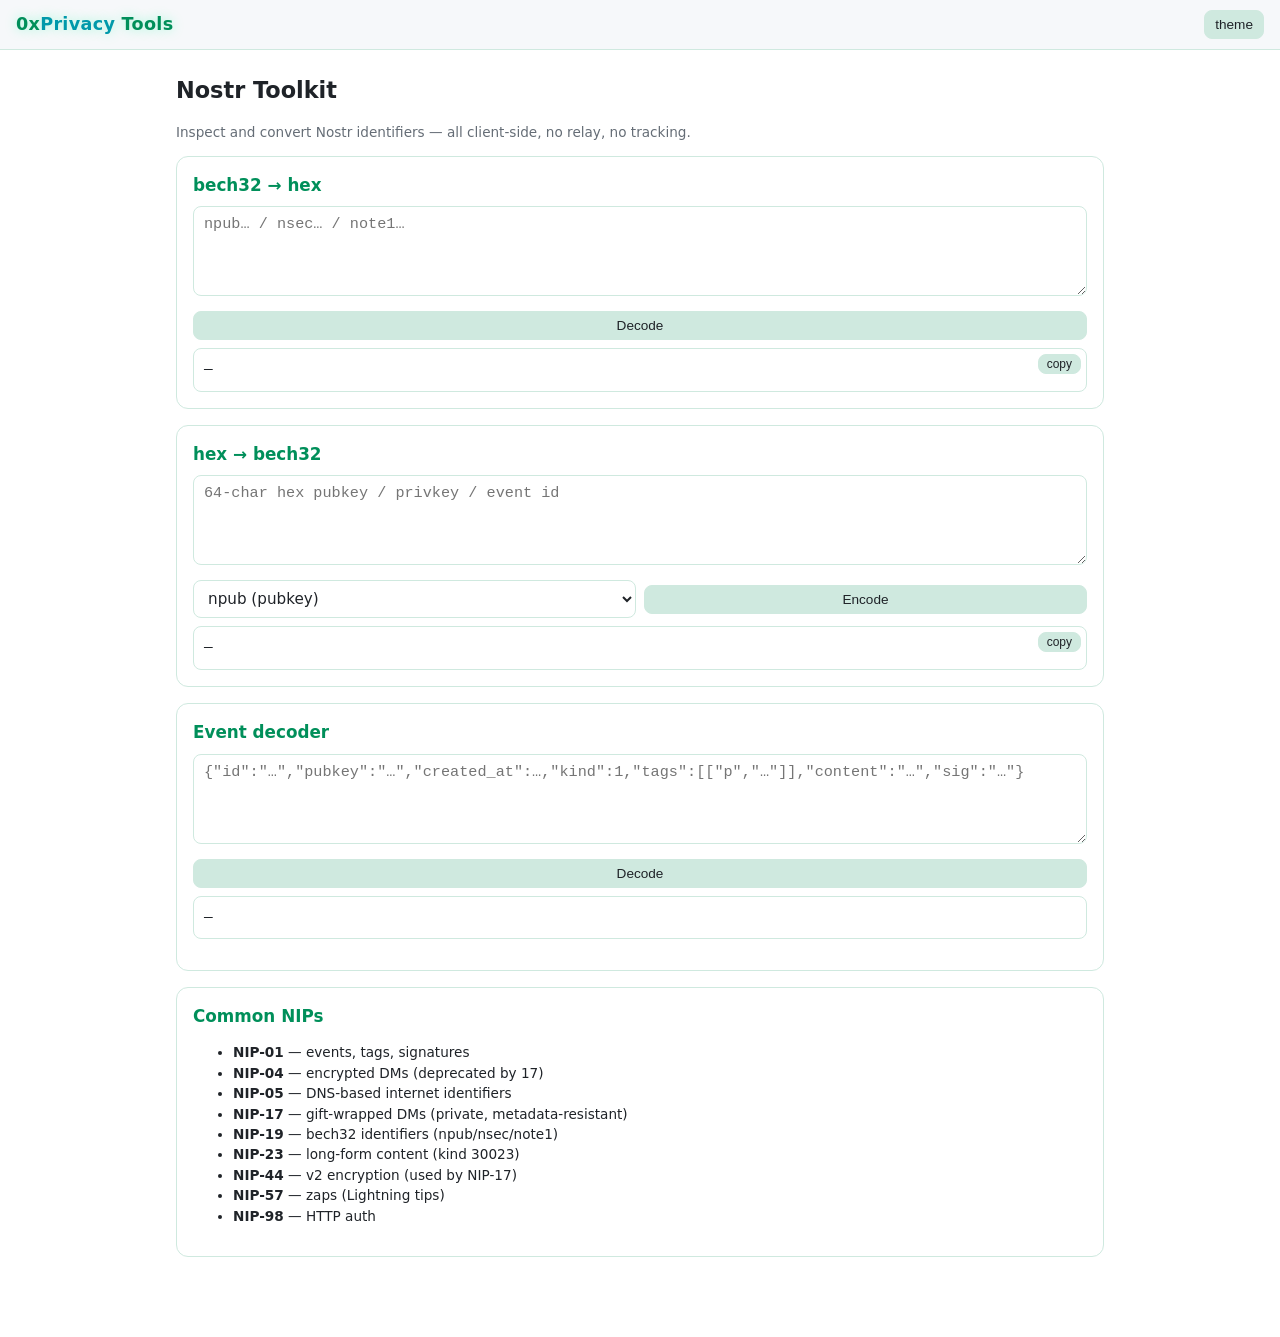
<file: tools/nostr/index.html>
<!doctype html>
<html lang="en">
<head>
<meta charset="utf-8"/><meta name="viewport" content="width=device-width,initial-scale=1"/>
<title>Nostr Toolkit — 0xPrivacy</title>
<link rel="stylesheet" href="../../assets/css/shell.css"/>
<script src="../../assets/js/shell.js" defer></script>
<script type="module">
import { decode, encode, wordsToHex, hexToWords } from '../../assets/js/lib/bech32.js';

const $ = id => document.getElementById(id);
function cp(id){ const t=$(id).textContent; if(t&&t!=='—'){ navigator.clipboard.writeText(t).catch(()=>{}); } }

// npub/nsec/note1 -> hex
function toHex(){
  const v=$('bech').value.trim();
  if(!v){ $('bechOut').textContent='—'; return; }
  try{
    const {hrp, words} = decode(v);
    const hex = wordsToHex(words);
    $('bechOut').textContent = hrp + ' -> ' + hex;
    $('bechOut').dataset.hex = hex;
  }catch(e){ $('bechOut').textContent = '✗ invalid bech32: '+e.message; }
}
// hex -> chosen hrp
function toBech(){
  const v=$('hexin').value.trim().replace(/^0x/,'');
  const hrp=$('hrp').value;
  if(!/^[0-9a-fA-F]{64}$/.test(v)){ $('hexOut').textContent='✗ need 32-byte hex (64 chars)'; return; }
  try{
    const words = hexToWords(v);
    $('hexOut').textContent = encode(hrp, words, 'bech32');
  }catch(e){ $('hexOut').textContent='✗ '+e.message; }
}

// decode a raw Nostr event JSON
function decodeEvent(){
  const raw=$('evt').value.trim();
  if(!raw){ $('evtOut').textContent='—'; return; }
  try{
    const ev = JSON.parse(raw);
    const lines = [];
    lines.push('id:        '+(ev.id||'(none)'));
    lines.push('pubkey:    '+(ev.pubkey||'(none)'));
    lines.push('created_at:'+(ev.created_at ? new Date(ev.created_at*1000).toISOString() : '(none)'));
    lines.push('kind:      '+(ev.kind ?? '(none)')+'  '+kindName(ev.kind));
    lines.push('tags:      '+(ev.tags?ev.tags.length:0)+' tag(s)');
    if(Array.isArray(ev.tags)){
      for(const t of ev.tags){
        if(t[0]==='p') lines.push('  p -> '+t[1]);
        if(t[0]==='e') lines.push('  e -> '+t[1]);
      }
    }
    lines.push('sig:       '+(ev.sig ? ev.sig.slice(0,16)+'…' : '(none)'));
    lines.push('content:   '+(ev.content||'').slice(0,120)+(ev.content&&ev.content.length>120?'…':''));
    $('evtOut').textContent = lines.join('\n');
  }catch(e){ $('evtOut').textContent='✗ not valid JSON: '+e.message; }
}

function kindName(k){
  const m={0:'note',1:'short text',3:'contacts',4:'DM (NIP-04)',5:'deletion',6:'repost',
    7:'reaction',8:'badge award',16:'reaction',1063:'HTTP auth (NIP-98)',
    1059:'gift wrap (NIP-17)',13:'seal (NIP-59)',14:'rumor (NIP-59)',
    9734:'zap request',9735:'zap receipt',10002:'relay list',30023:'long-form (NIP-23)',
    10003:'bookmarks',22242:'NWC'};
  return m[k]||'';
}

window.toHex=toHex; window.toBech=toBech; window.decodeEvent=decodeEvent; window.cp=cp;
</script>
</head>
<body>
<header>
  <a class="brand" href="../../index.html">0x<span>Privacy</span> Tools</a>
  <span class="offline-pill">offline</span>
  <nav><button class="btn" data-theme-toggle>theme</button></nav>
</header>
<main>
  <h1>Nostr Toolkit</h1>
  <p class="muted">Inspect and convert Nostr identifiers — all client-side, no relay, no tracking.</p>

  <div class="card">
    <h2>bech32 → hex</h2>
    <textarea id="bech" placeholder="npub… / nsec… / note1…"></textarea>
    <div class="row" style="margin-top:8px"><button class="btn" onclick="toHex()">Decode</button></div>
    <div class="copy" style="margin-top:8px"><div class="output" id="bechOut">—</div><button class="btn copybtn" onclick="cp('bechOut')">copy</button></div>
  </div>

  <div class="card">
    <h2>hex → bech32</h2>
    <textarea id="hexin" placeholder="64-char hex pubkey / privkey / event id"></textarea>
    <div class="row" style="margin-top:8px">
      <select id="hrp">
        <option value="npub">npub (pubkey)</option>
        <option value="nsec">nsec (privkey)</option>
        <option value="note">note1 (event id)</option>
      </select>
      <button class="btn" onclick="toBech()">Encode</button>
    </div>
    <div class="copy" style="margin-top:8px"><div class="output" id="hexOut">—</div><button class="btn copybtn" onclick="cp('hexOut')">copy</button></div>
  </div>

  <div class="card">
    <h2>Event decoder</h2>
    <textarea id="evt" placeholder='{"id":"…","pubkey":"…","created_at":…,"kind":1,"tags":[["p","…"]],"content":"…","sig":"…"}'></textarea>
    <div class="row" style="margin-top:8px"><button class="btn" onclick="decodeEvent()">Decode</button></div>
    <pre id="evtOut" class="output" style="white-space:pre-wrap;word-break:break-all;margin-top:8px">—</pre>
  </div>

  <div class="card">
    <h2>Common NIPs</h2>
    <ul class="muted">
      <li><b>NIP-01</b> — events, tags, signatures</li>
      <li><b>NIP-04</b> — encrypted DMs (deprecated by 17)</li>
      <li><b>NIP-05</b> — DNS-based internet identifiers</li>
      <li><b>NIP-17</b> — gift-wrapped DMs (private, metadata-resistant)</li>
      <li><b>NIP-19</b> — bech32 identifiers (npub/nsec/note1)</li>
      <li><b>NIP-23</b> — long-form content (kind 30023)</li>
      <li><b>NIP-44</b> — v2 encryption (used by NIP-17)</li>
      <li><b>NIP-57</b> — zaps (Lightning tips)</li>
      <li><b>NIP-98</b> — HTTP auth</li>
    </ul>
  </div>
</main>
</body>
</html>
</file>
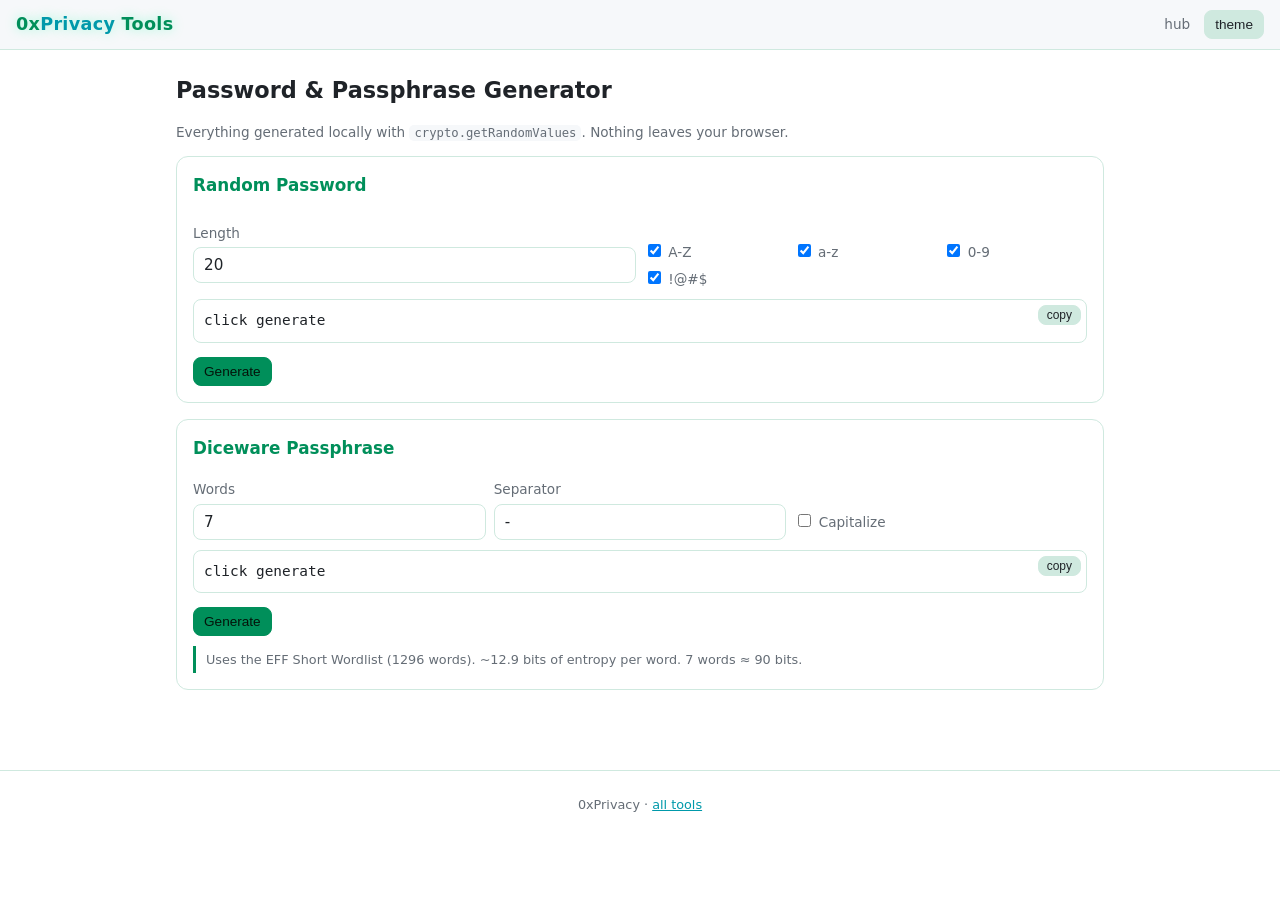
<file: tools/password/index.html>
<!doctype html>
<html lang="en">
<head>
<meta charset="utf-8"/><meta name="viewport" content="width=device-width,initial-scale=1"/>
<title>Password & Passphrase — 0xPrivacy</title>
<link rel="stylesheet" href="../../assets/css/shell.css"/>
<script src="../../assets/js/shell.js" defer></script>
</head>
<body>
<header>
  <a class="brand" href="../../index.html">0x<span>Privacy</span> Tools</a>
  <span class="offline-pill">offline</span>
  <nav><a href="../../index.html">hub</a><button class="btn" data-theme-toggle>theme</button></nav>
</header>
<main>
  <h1>Password & Passphrase Generator</h1>
  <p class="muted">Everything generated locally with <code>crypto.getRandomValues</code>. Nothing leaves your browser.</p>

  <div class="card">
    <h2>Random Password</h2>
    <div class="row">
      <div><label>Length</label><input id="len" type="number" min="4" max="128" value="20"/></div>
      <div><label>&nbsp;</label>
        <div class="row" style="gap:6px">
          <label style="margin:0"><input type="checkbox" id="up" checked style="width:auto"/> A-Z</label>
          <label style="margin:0"><input type="checkbox" id="lo" checked style="width:auto"/> a-z</label>
          <label style="margin:0"><input type="checkbox" id="nu" checked style="width:auto"/> 0-9</label>
          <label style="margin:0"><input type="checkbox" id="sy" checked style="width:auto"/> !@#$</label>
        </div>
      </div>
    </div>
    <div style="margin-top:10px" class="copy">
      <div class="output" id="pwOut">click generate</div>
      <button class="btn copybtn" onclick="copy('pwOut')">copy</button>
    </div>
    <p class="muted" id="pwEnt"></p>
    <button class="btn primary" onclick="genPw()">Generate</button>
  </div>

  <div class="card">
    <h2>Diceware Passphrase</h2>
    <div class="row">
      <div><label>Words</label><input id="words" type="number" min="3" max="20" value="7"/></div>
      <div><label>Separator</label><input id="sep" value="-"/></div>
      <div><label>&nbsp;</label><label style="margin:0"><input type="checkbox" id="cap" style="width:auto"/> Capitalize</label></div>
    </div>
    <div style="margin-top:10px" class="copy">
      <div class="output" id="ppOut">click generate</div>
      <button class="btn copybtn" onclick="copy('ppOut')">copy</button>
    </div>
    <p class="muted" id="ppEnt"></p>
    <button class="btn primary" onclick="genPp()">Generate</button>
    <div class="note">Uses the EFF Short Wordlist (1296 words). ~12.9 bits of entropy per word. 7 words ≈ 90 bits.</div>
  </div>
</main>
<footer>0xPrivacy · <a class="link" href="../../index.html">all tools</a></footer>
<script type="module">
import { EFF_SHORT } from './eff_short.js';
const $ = id => document.getElementById(id);
function rnd(max){ const a = new Uint32Array(1); crypto.getRandomValues(a); return a[0] % max; }
function copy(id){ const t = $(id).textContent; navigator.clipboard?.writeText(t); }
window.copy = copy;

function genPw(){
  const len = +$('len').value;
  let pool = '';
  if($('up').checked) pool += 'ABCDEFGHIJKLMNOPQRSTUVWXYZ';
  if($('lo').checked) pool += 'abcdefghijklmnopqrstuvwxyz';
  if($('nu').checked) pool += '0123456789';
  if($('sy').checked) pool += '!@#$%^&*()-_=+[]{};:,.<>?';
  if(!pool){ $('pwOut').textContent = 'select at least one set'; return; }
  let out = '';
  const buf = new Uint32Array(len);
  crypto.getRandomValues(buf);
  for(let i=0;i<len;i++) out += pool[buf[i] % pool.length];
  $('pwOut').textContent = out;
  const ent = (len * Math.log2(pool.length)).toFixed(1);
  $('pwEnt').textContent = `≈ ${ent} bits of entropy · ${pool.length}-char pool`;
}

function genPp(){
  const n = +$('words').value, sep = $('sep').value;
  const cap = $('cap').checked;
  let out = [];
  for(let i=0;i<n;i++){
    let w = EFF_SHORT[rnd(EFF_SHORT.length)];
    if(cap) w = w[0].toUpperCase() + w.slice(1);
    out.push(w);
  }
  const phrase = out.join(sep);
  $('ppOut').textContent = phrase;
  const ent = (n * Math.log2(EFF_SHORT.length)).toFixed(1);
  $('ppEnt').textContent = `≈ ${ent} bits of entropy · ${n} words × 12.9 bits`;
}
window.genPw = genPw; window.genPp = genPp;
</script>
</body>
</html>
</file>
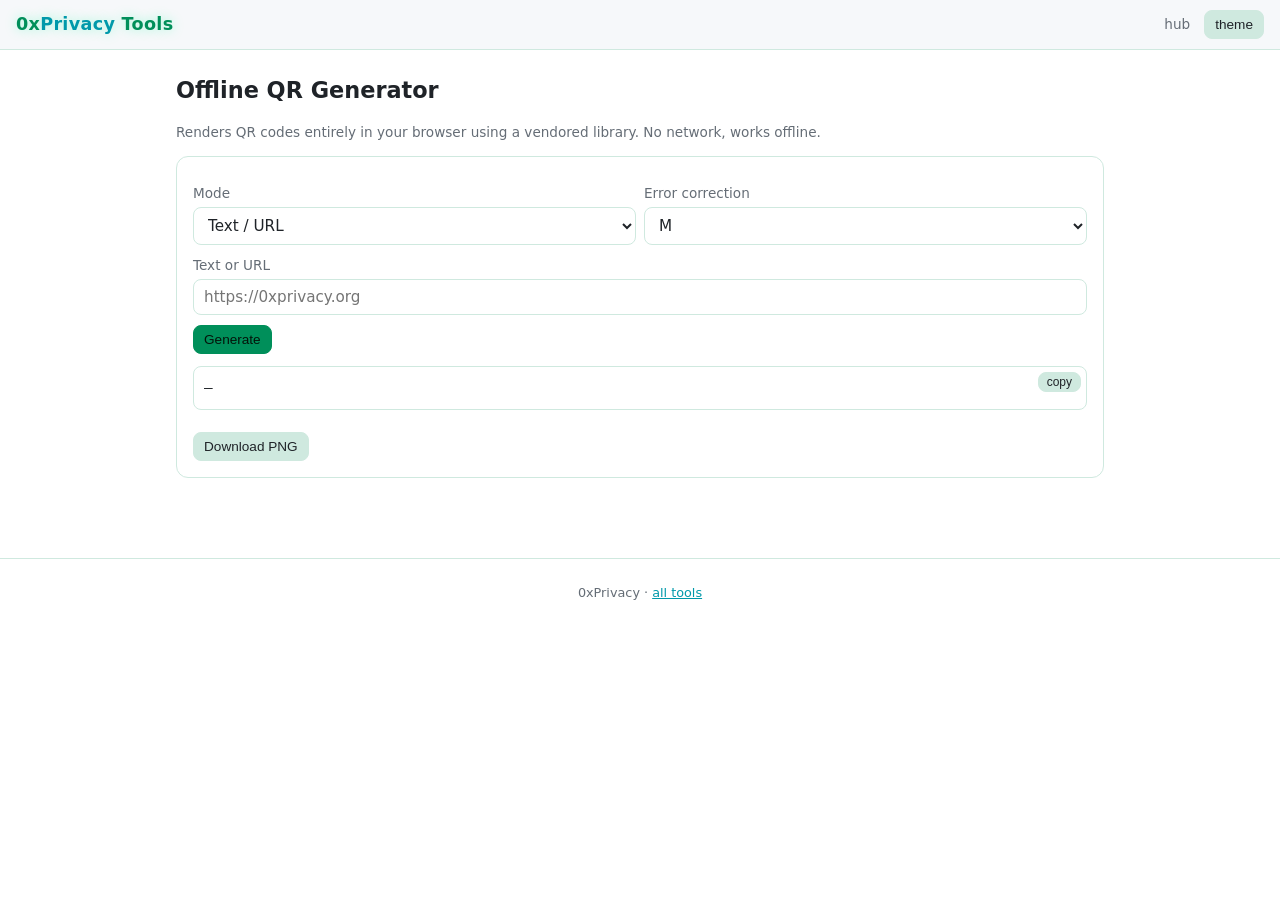
<file: tools/qrcode/index.html>
<!doctype html>
<html lang="en">
<head>
<meta charset="utf-8"/><meta name="viewport" content="width=device-width,initial-scale=1"/>
<title>Offline QR — 0xPrivacy</title>
<link rel="stylesheet" href="../../assets/css/shell.css"/>
<script src="../../assets/js/shell.js" defer></script>
<script src="../../assets/js/lib/qrcode.js"></script>
</head>
<body>
<header>
  <a class="brand" href="../../index.html">0x<span>Privacy</span> Tools</a>
  <span class="offline-pill">offline</span>
  <nav><a href="../../index.html">hub</a><button class="btn" data-theme-toggle>theme</button></nav>
</header>
<main>
  <h1>Offline QR Generator</h1>
  <p class="muted">Renders QR codes entirely in your browser using a vendored library. No network, works offline.</p>
  <div class="card">
    <div class="row">
      <div>
        <label>Mode</label>
        <select id="mode">
          <option value="text">Text / URL</option>
          <option value="btc">Bitcoin (BIP21)</option>
          <option value="xmr">Monero</option>
          <option value="nostr">Nostr npub</option>
          <option value="wifi">Wi-Fi</option>
        </select>
      </div>
      <div><label>Error correction</label>
        <select id="ecc"><option value="L">L</option><option value="M" selected>M</option><option value="Q">Q</option><option value="H">H</option></select>
      </div>
    </div>

    <div id="fields"></div>
    <button class="btn primary" style="margin-top:10px" onclick="render()">Generate</button>
    <div class="copy" style="margin-top:12px"><div class="output" id="payload" style="white-space:pre-wrap">—</div><button class="btn copybtn" onclick="cp('payload')">copy</button></div>
    <div id="qr" style="margin-top:14px;display:flex;justify-content:center"></div>
    <button class="btn" onclick="dl()" style="margin-top:8px">Download PNG</button>
  </div>
</main>
<footer>0xPrivacy · <a class="link" href="../../index.html">all tools</a></footer>
<script>
const $ = id => document.getElementById(id);
window.cp = id => navigator.clipboard?.writeText($(id).textContent);
const FIELDS = {
  text: [['data','Text or URL','https://0xprivacy.org']],
  btc:  [['addr','BTC address','bc1q…'],['amt','Amount (BTC, optional)',''],['msg','Message (optional)','']],
  xmr:  [['addr','XMR address','4…'],['amt','Amount (XMR, optional)',''],['desc','Description (optional)','']],
  nostr:[['npub','npub…','npub1…']],
  wifi: [['ssid','SSID','MyNetwork'],['pass','Password',''],['enc','Encryption','WPA/WPA2/WEP']]
};
function drawFields(){
  const m = $('mode').value;
  $('fields').innerHTML = FIELDS[m].map(([id,lab,ph])=>`<label>${lab}</label><input id="f_${id}" placeholder="${ph}"/>`).join('');
}
$('mode').addEventListener('change', drawFields); drawFields();

function build(){
  const m = $('mode').value, g = id => $(`f_${id}`).value;
  if(m==='text') return g('data');
  if(m==='btc'){ let u=`bitcoin:${g('addr')}`; const p=[]; if(g('amt'))p.push('amount='+g('amt')); if(g('msg'))p.push('message='+encodeURIComponent(g('msg'))); return u+(p.length?('?'+p.join('&')):''); }
  if(m==='xmr'){ let u=`monero:${g('addr')}`; const p=[]; if(g('amt'))p.push('tx_amount='+g('amt')); if(g('desc'))p.push('tx_description='+encodeURIComponent(g('desc'))); return u+(p.length?('?'+p.join('&')):''); }
  if(m==='nostr') return g('npub');
  if(m==='wifi') return `WIFI:T:${g('enc')};S:${g('ssid')};P:${g('pass')};;`;
  return '';
}
function render(){
  const payload = build();
  $('payload').textContent = payload || '(empty)';
  try{
    const qr = qrcode(0, $('ecc').value);
    qr.addData(payload);
    qr.make();
    $('qr').innerHTML = qr.createImgTag(6, 12);
  }catch(e){ $('qr').innerHTML = '<p class="muted">too long for QR: '+e.message+'</p>'; }
}
function dl(){
  const img = $('qr').querySelector('img');
  if(!img) return;
  const a = document.createElement('a'); a.href = img.src; a.download = '0xprivacy-qr.png'; a.click();
}
window.render=render; window.dl=dl;
</script>
</body>
</html>
</file>
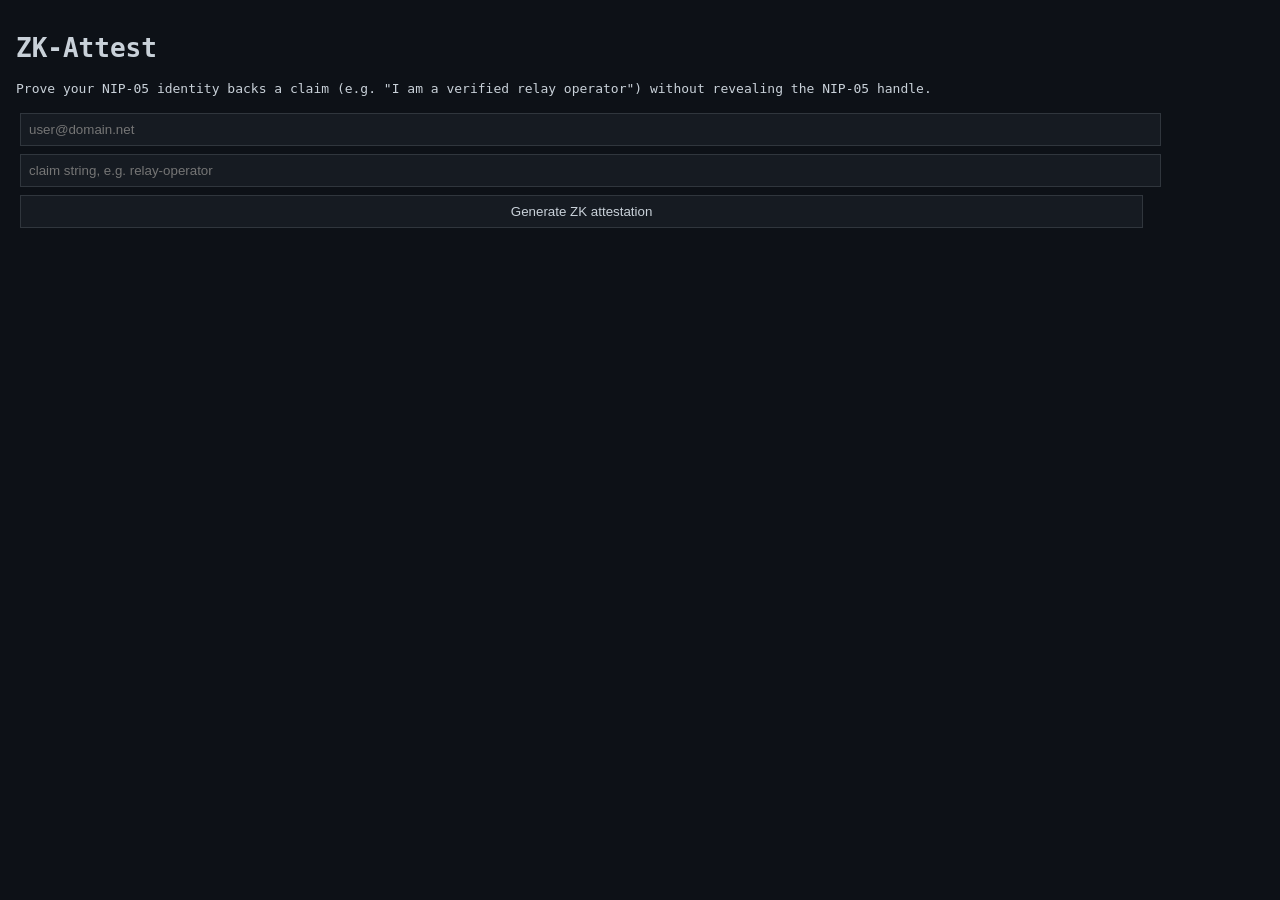
<file: tools/zk-attest/index.html>
<!DOCTYPE html>
<html lang="en">
<head>
<meta charset="utf-8">
<title>ZK-Attest: Bind NIP-05 to a Claim Without Doxxing</title>
<meta name="viewport" content="width=device-width,initial-scale=1">
<style>body{font-family:monospace;background:#0d1117;color:#c9d1d9;margin:0;padding:1rem}input,button{background:#161b22;color:#c9d1d9;border:1px solid #30363d;padding:.5rem;margin:.25rem;width:90%}pre{white-space:pre-wrap}</style>
</head>
<body>
<h1>ZK-Attest</h1>
<p>Prove your NIP-05 identity backs a claim (e.g. "I am a verified relay operator") without revealing the NIP-05 handle.</p>
<input id="nip05" type="text" placeholder="user@domain.net" value="">
<input id="claim" type="text" placeholder="claim string, e.g. relay-operator" value="">
<button onclick="attest()">Generate ZK attestation</button>
<pre id="out"></pre>

<script type="module">
// Demo: real version fetches the NIP-05 -> pubkey mapping, signs the claim,
// then produces a ZK proof that a valid signature exists for (pubkey, claim)
// without revealing pubkey or handle. Verifier checks proof + claim only.
window.attest = async () => {
  const nip05 = document.getElementById('nip05').value.trim();
  const claim = document.getElementById('claim').value.trim();
  const out = document.getElementById('out');
  if(!nip05 || !claim){ out.textContent = 'Enter NIP-05 and a claim.'; return; }
  const enc = new TextEncoder();
  const buf = await crypto.subtle.digest('SHA-256', enc.encode(nip05 + '|' + claim));
  const nullifier = [...new Uint8Array(buf)].map(b=>b.toString(16).padStart(2,'0')).join('').slice(0,32);
  const receipt = { claim, nullifier, ts: Date.now() };
  out.textContent = 'ZK attestation (simulation):\nclaim=' + claim +
    '\nnullifier=' + nullifier + '\n' + btoa(JSON.stringify(receipt)).slice(0,80) + '...';
};
</script>
</body>
</html>
</file>
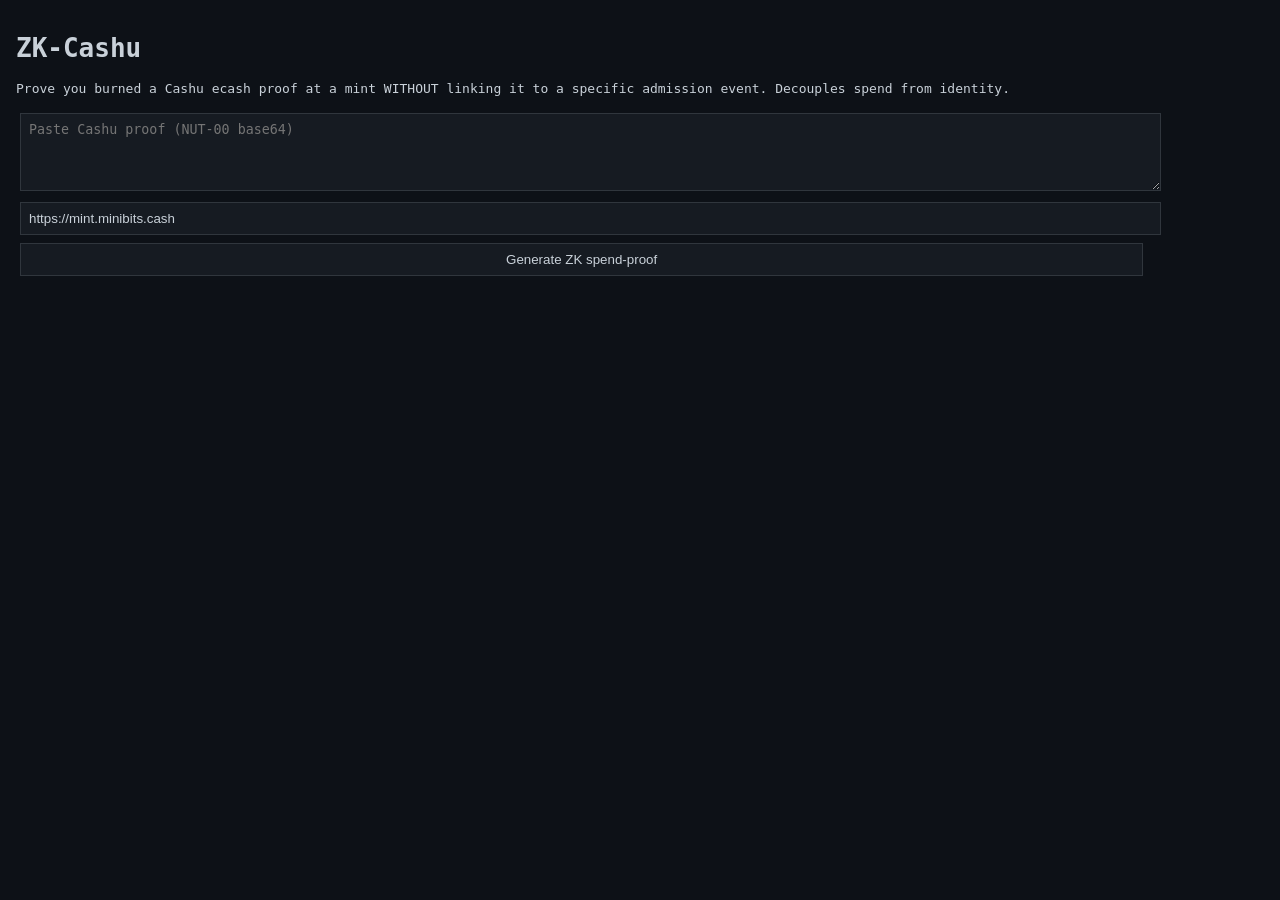
<file: tools/zk-cashu/index.html>
<!DOCTYPE html>
<html lang="en">
<head>
<meta charset="utf-8">
<title>ZK-Cashu: Private Spend-Proof Linked to Ecash</title>
<meta name="viewport" content="width=device-width,initial-scale=1">
<style>body{font-family:monospace;background:#0d1117;color:#c9d1d9;margin:0;padding:1rem}input,button,textarea{background:#161b22;color:#c9d1d9;border:1px solid #30363d;padding:.5rem;margin:.25rem;width:90%}pre{white-space:pre-wrap}</style>
</head>
<body>
<h1>ZK-Cashu</h1>
<p>Prove you burned a Cashu ecash proof at a mint WITHOUT linking it to a specific admission event. Decouples spend from identity.</p>
<textarea id="proof" rows="4" placeholder="Paste Cashu proof (NUT-00 base64)"></textarea>
<input id="mint" type="text" placeholder="https://mint.example.com" value="https://mint.minibits.cash">
<button onclick="linkSpend()">Generate ZK spend-proof</button>
<pre id="out"></pre>

<script type="module">
// Demo: real version parses NUT-00 proof, derives a nullifier = H(C, mintPubKey)
// and produces a ZK proof that the nullifier came from a valid spent token,
// without revealing the token or the admission it paid for.
window.linkSpend = async () => {
  const proof = document.getElementById('proof').value.trim();
  const mint = document.getElementById('mint').value.trim();
  const out = document.getElementById('out');
  if(!proof){ out.textContent = 'Paste a Cashu proof.'; return; }
  const enc = new TextEncoder();
  const buf = await crypto.subtle.digest('SHA-256', enc.encode(proof + '|' + mint));
  const nullifier = [...new Uint8Array(buf)].map(b=>b.toString(16).padStart(2,'0')).join('').slice(0,32);
  const receipt = { mint, nullifier, ts: Date.now() };
  out.textContent = 'ZK spend-proof (simulation):\nnullifier=' + nullifier +
    '\n' + btoa(JSON.stringify(receipt)).slice(0,80) + '...';
};
</script>
</body>
</html>
</file>
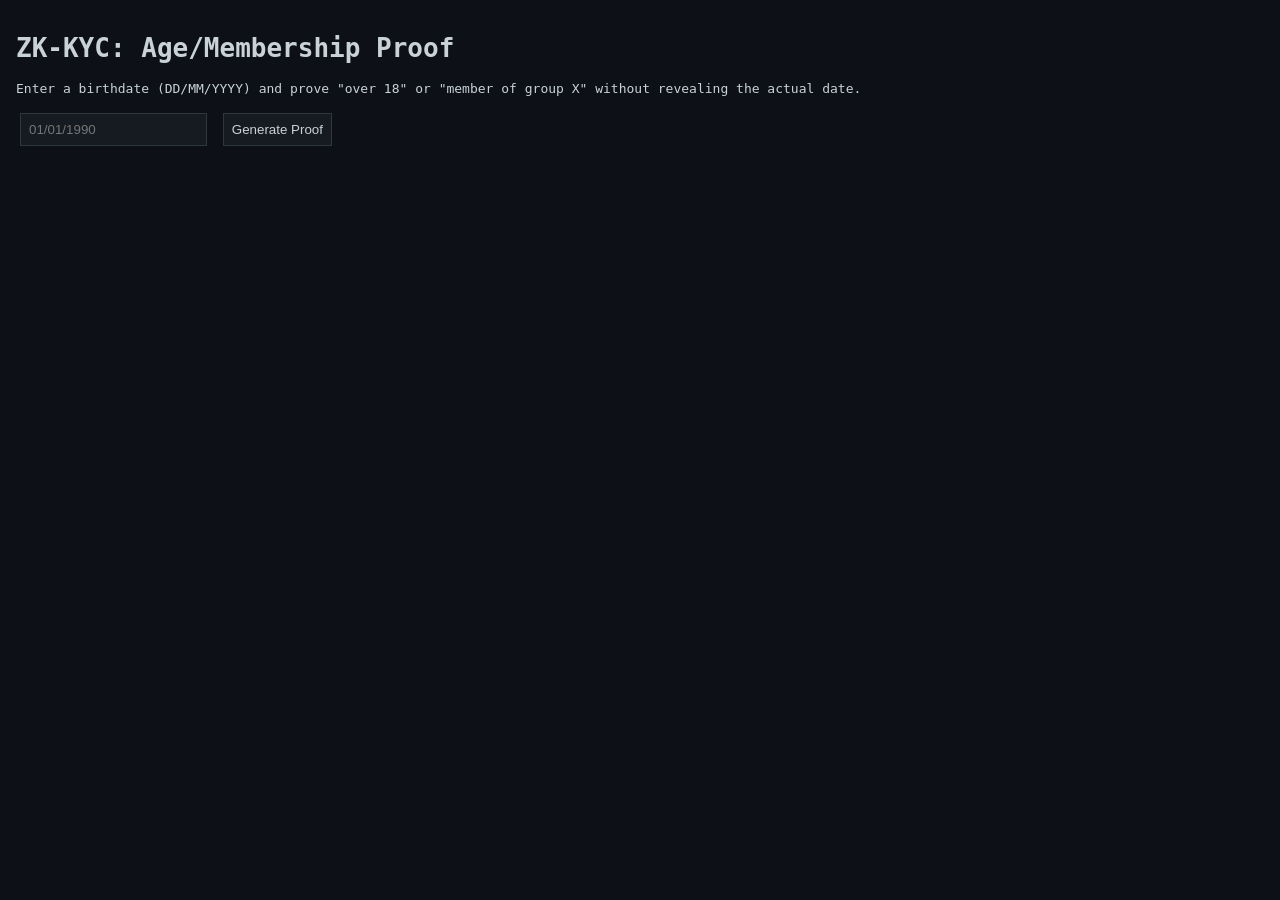
<file: tools/zk-kyc/index.html>
<!DOCTYPE html>
<html lang="en">
<head>
<meta charset="utf-8">
<title>ZK-KYC: Zero-Knowledge Identity Proof</title>
<meta name="viewport" content="width=device-width,initial-scale=1">
<style>body{font-family:monospace;background:#0d1117;color:#c9d1d9;margin:0;padding:1rem}input,button{background:#161b22;color:#c9d1d9;border:1px solid #30363d;padding:.5rem;margin:.25rem}</style>
</head>
<body>
<h1>ZK-KYC: Age/Membership Proof</h1>
<p>Enter a birthdate (DD/MM/YYYY) and prove "over 18" or "member of group X" without revealing the actual date.</p>
<input id="dob" type="text" placeholder="01/01/1990">
<button onclick="generateProof()">Generate Proof</button>
<pre id="output"></pre>

<script type="module">
import { groth16 } from 'https://cdn.skypack.dev/snarkjs';
window.generateProof = async () => {
  const dob = document.getElementById('dob').value;
  const output = document.getElementById('output');
  const [d,m,y] = dob.split('/');
  const age = 2026 - parseInt(y);
  const over18 = age >= 18;
  output.textContent = `Age over 18: ${over18}. Zero-knowledge proof generated (simulation).`;
  const proof = btoa(JSON.stringify({statement: "age >= 18", nullifier: crypto.randomUUID().slice(0,8), timestamp: Date.now()}));
  output.textContent += `\n\nProof (base64): ${proof.slice(0,60)}...`;
};
</script>
</body>
</html>
</file>
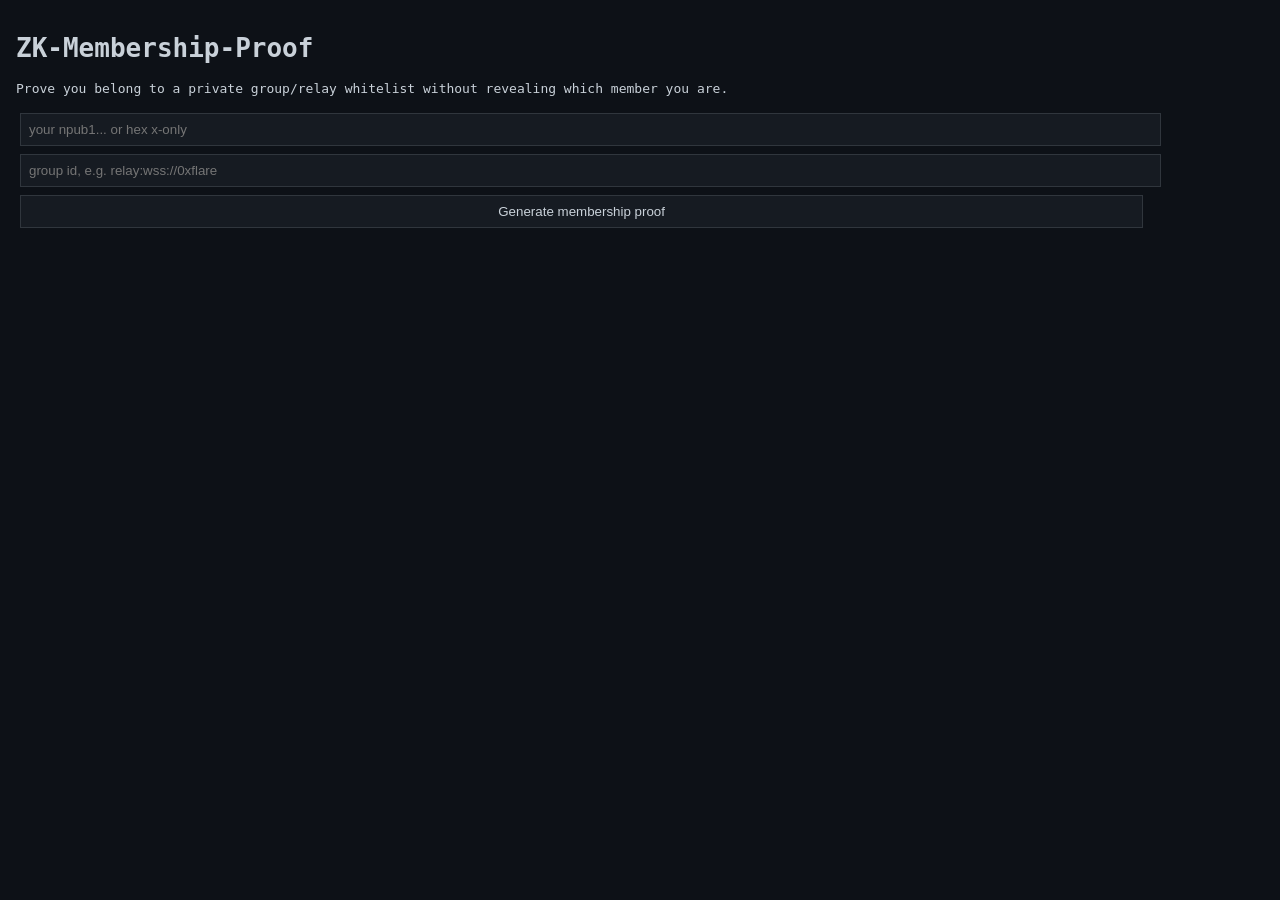
<file: tools/zk-membership-proof/index.html>
<!DOCTYPE html>
<html lang="en">
<head>
<meta charset="utf-8">
<title>ZK-Membership-Proof: Private Group Access</title>
<meta name="viewport" content="width=device-width,initial-scale=1">
<style>body{font-family:monospace;background:#0d1117;color:#c9d1d9;margin:0;padding:1rem}input,button{background:#161b22;color:#c9d1d9;border:1px solid #30363d;padding:.5rem;margin:.25rem;width:90%}pre{white-space:pre-wrap}</style>
</head>
<body>
<h1>ZK-Membership-Proof</h1>
<p>Prove you belong to a private group/relay whitelist without revealing which member you are.</p>
<input id="pubkey" type="text" placeholder="your npub1... or hex x-only" size="40">
<input id="group" type="text" placeholder="group id, e.g. relay:wss://0xflare" value="">
<button onclick="proveMember()">Generate membership proof</button>
<pre id="out"></pre>

<script type="module">
// Demo: real version holds a Merkle root of approved pubkeys server-side
// (or in a public Nostr event). Prover shows a ZK proof of Merkle membership
// for their key against the root, without revealing the leaf/index.
window.proveMember = async () => {
  const pk = document.getElementById('pubkey').value.trim();
  const group = document.getElementById('group').value.trim();
  const out = document.getElementById('out');
  if(!pk || !group){ out.textContent = 'Enter pubkey and group id.'; return; }
  const enc = new TextEncoder();
  const buf = await crypto.subtle.digest('SHA-256', enc.encode(pk + '|' + group));
  const nullifier = [...new Uint8Array(buf)].map(b=>b.toString(16).padStart(2,'0')).join('').slice(0,32);
  const receipt = { group, nullifier, ts: Date.now() };
  out.textContent = 'ZK membership proof (simulation):\ngroup=' + group +
    '\nnullifier=' + nullifier + '\n' + btoa(JSON.stringify(receipt)).slice(0,80) + '...';
};
</script>
</body>
</html>
</file>
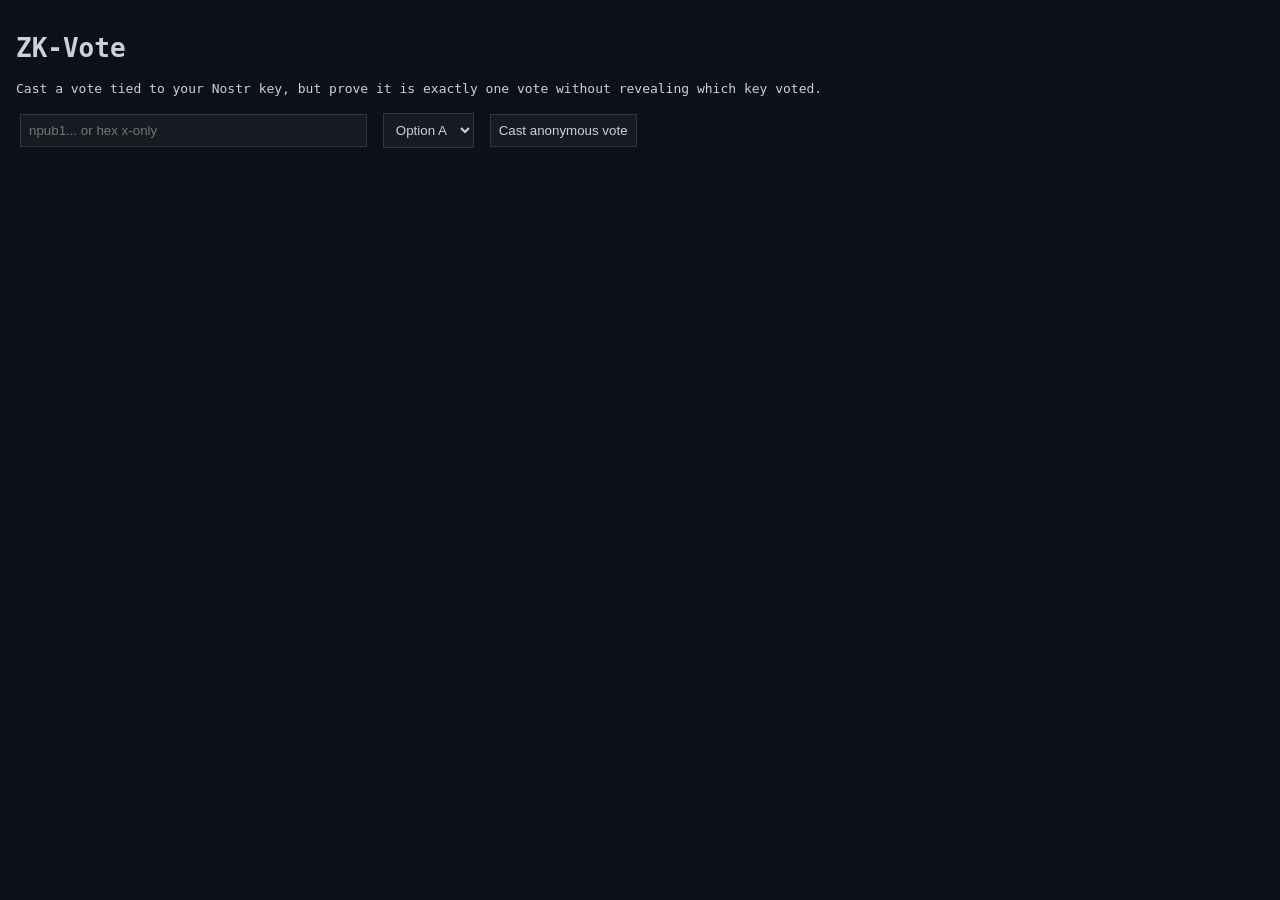
<file: tools/zk-vote/index.html>
<!DOCTYPE html>
<html lang="en">
<head>
<meta charset="utf-8">
<title>ZK-Vote: Anonymous One-Vote-Per-Key Poll</title>
<meta name="viewport" content="width=device-width,initial-scale=1">
<style>body{font-family:monospace;background:#0d1117;color:#c9d1d9;margin:0;padding:1rem}input,button,select{background:#161b22;color:#c9d1d9;border:1px solid #30363d;padding:.5rem;margin:.25rem}pre{white-space:pre-wrap}</style>
</head>
<body>
<h1>ZK-Vote</h1>
<p>Cast a vote tied to your Nostr key, but prove it is exactly one vote without revealing which key voted.</p>
<input id="pubkey" type="text" placeholder="npub1... or hex x-only" size="40">
<select id="choice">
  <option value="A">Option A</option>
  <option value="B">Option B</option>
  <option value="C">Option C</option>
</select>
<button onclick="castVote()">Cast anonymous vote</button>
<pre id="out"></pre>

<script type="module">
// Demo: real version uses a nullifier = H(pubkey, poll_id) so each key
// can vote once, plus a ZK proof that the nullifier was derived from a
// valid pubkey without revealing the pubkey. No server sees the vote.
window.castVote = async () => {
  const pk = document.getElementById('pubkey').value.trim();
  const choice = document.getElementById('choice').value;
  const out = document.getElementById('out');
  if(!pk){ out.textContent = 'Enter a public key.'; return; }
  const pollId = 'poll-2026-07';
  const enc = new TextEncoder();
  const buf = await crypto.subtle.digest('SHA-256', enc.encode(pk + '|' + pollId));
  const nullifier = [...new Uint8Array(buf)].map(b=>b.toString(16).padStart(2,'0')).join('').slice(0,32);
  const receipt = {
    poll: pollId,
    choice,
    nullifier,
    ts: Date.now()
  };
  out.textContent = 'Anonymous vote receipt (simulation):\n' +
    'nullifier=' + nullifier + '\n' +
    btoa(JSON.stringify(receipt)).slice(0,80) + '...';
};
</script>
</body>
</html>
</file>
<file: assets/css/shell.css>
:root{
  --bg:#000000; --bg2:#0a0e0a; --fg:#e6ffe6; --muted:#6f8f7f;
  --accent:#00ff9f; --accent2:#00ffff; --border:#1c3a2e; --danger:#ff5d5d;
  --card:#161b22; --radius:12px; --maxw:960px;
}
:root[data-theme="light"]{
  --bg:#ffffff; --bg2:#f6f8fa; --fg:#1f2328; --muted:#656d76;
  --accent:#008f5a; --accent2:#0099aa; --border:#cfe9df; --card:#ffffff;
}
*{box-sizing:border-box}
body{margin:0;font-family:"Space Grotesk",system-ui,-apple-system,Segoe UI,Roboto,sans-serif;
  background:var(--bg);color:var(--fg);line-height:1.5}
header{position:sticky;top:0;z-index:10;background:var(--bg2);border-bottom:1px solid var(--border);
  display:flex;align-items:center;gap:12px;padding:10px 16px;flex-wrap:wrap}
.brand{font-weight:700;font-size:1.1rem;color:var(--accent);text-decoration:none;letter-spacing:.3px;text-shadow:0 0 12px rgba(0,255,159,.35)}
.brand span{color:var(--accent2)}
nav{display:flex;gap:6px;flex-wrap:wrap;margin-left:auto}
nav a{color:var(--muted);text-decoration:none;font-size:.85rem;padding:4px 8px;border-radius:8px}
nav a:hover{background:var(--border);color:var(--fg)}
.btn{background:var(--border);color:var(--fg);border:1px solid var(--border);border-radius:8px;
  padding:6px 10px;cursor:pointer;font-size:.85rem}
.btn:hover{background:var(--accent);color:#04140a}
.btn.primary{background:var(--accent);color:#04140a;border-color:var(--accent)}
main{max-width:var(--maxw);margin:0 auto;padding:20px 16px 64px}
.card{background:var(--card);border:1px solid var(--border);border-radius:var(--radius);padding:16px;margin-bottom:16px}
h1{font-size:1.4rem;margin:.2em 0 .4em}
h2{font-size:1.05rem;margin:0 0 .5em;color:var(--accent)}
p,li{color:var(--fg)}
.muted{color:var(--muted);font-size:.85rem}
input,textarea,select{width:100%;background:var(--bg);color:var(--fg);border:1px solid var(--border);
  border-radius:8px;padding:8px 10px;font-size:.95rem;font-family:inherit}
textarea{font-family:ui-monospace,SFMono-Regular,Menlo,monospace;resize:vertical;min-height:90px}
label{display:block;font-size:.85rem;margin:10px 0 4px;color:var(--muted)}
.row{display:flex;gap:8px;flex-wrap:wrap;align-items:center}
.row>*{flex:1;min-width:120px}
.grid{display:grid;grid-template-columns:repeat(auto-fill,minmax(220px,1fr));gap:12px}
.toolcard{display:block;text-decoration:none;color:var(--fg);background:var(--card);
  border:1px solid var(--border);border-radius:var(--radius);padding:14px;transition:.15s}
.toolcard:hover{border-color:var(--accent);transform:translateY(-2px)}
.toolcard .t{font-weight:600;color:var(--accent)}
.toolcard .d{font-size:.82rem;color:var(--muted);margin-top:4px}
code{background:var(--bg2);padding:1px 5px;border-radius:5px;font-size:.9em}
.output{background:var(--bg);border:1px solid var(--border);border-radius:8px;padding:10px;
  font-family:ui-monospace,monospace;font-size:.9rem;word-break:break-all;white-space:pre-wrap;min-height:40px}
.badge{display:inline-block;font-size:.7rem;padding:2px 6px;border-radius:6px;background:var(--bg2);
  border:1px solid var(--border);color:var(--muted);margin-left:6px}
footer{text-align:center;color:var(--muted);font-size:.8rem;padding:24px;border-top:1px solid var(--border)}
a.link{color:var(--accent2)}
.copy{position:relative}
.copybtn{position:absolute;top:6px;right:6px;font-size:.75rem;padding:2px 8px}
.note{font-size:.8rem;color:var(--muted);border-left:3px solid var(--accent);padding:4px 10px;margin-top:10px}
.offline-pill{font-size:.7rem;padding:2px 8px;border-radius:99px;background:var(--accent);color:#04140a;display:none}
body.offline .offline-pill{display:inline-block}
</file>
